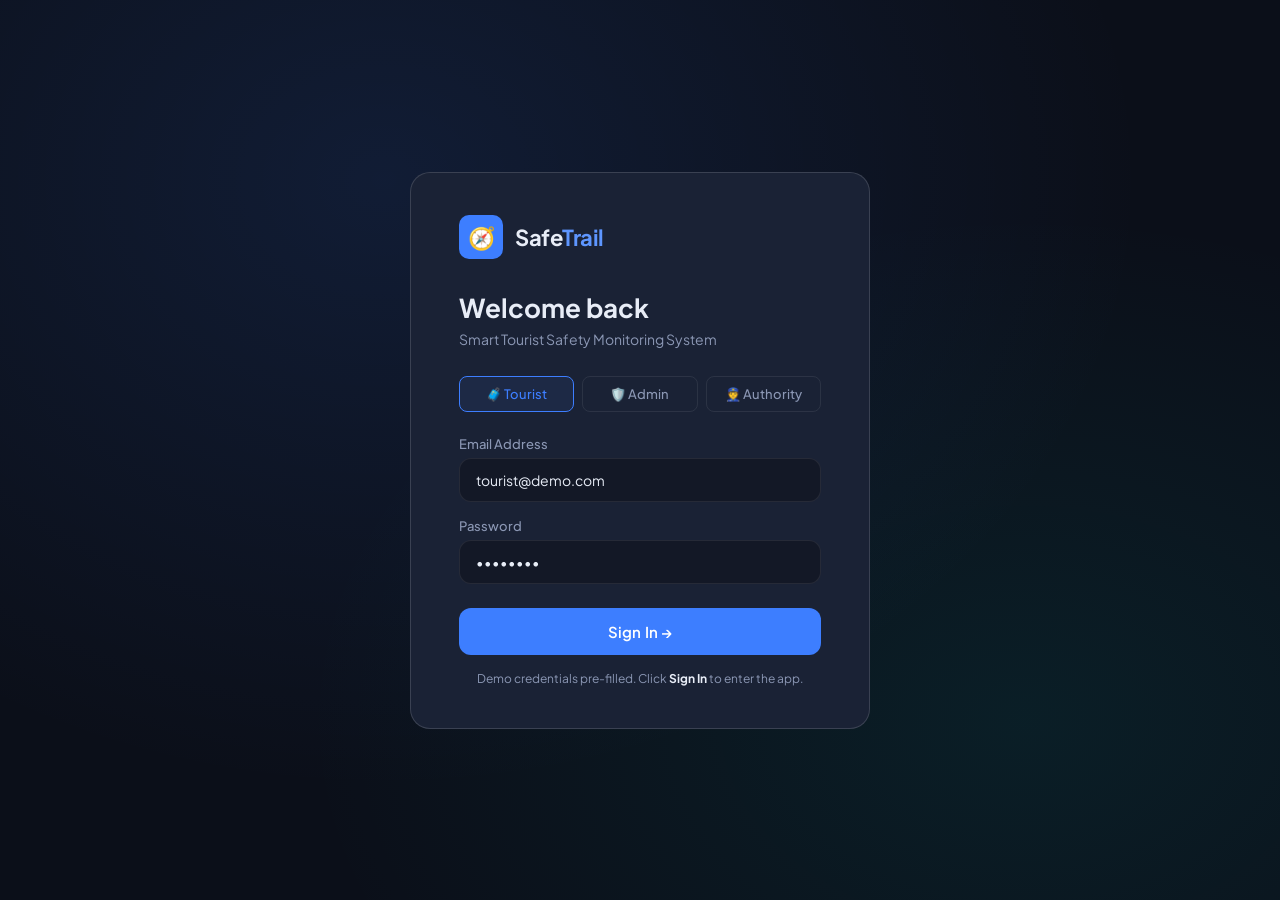
<file: index.html>
<!DOCTYPE html>
<html lang="en">
<head>
<meta charset="UTF-8"/>
<meta name="viewport" content="width=device-width, initial-scale=1.0"/>
<title>SafeTrail – Tourist Safety Monitoring System</title>
<link href="https://fonts.googleapis.com/css2?family=Plus+Jakarta+Sans:wght@400;500;600;700&family=Space+Grotesk:wght@400;500;600&display=swap" rel="stylesheet"/>
<style>
:root {
  --bg: #0b0f19;
  --surface: #131826;
  --card: #1a2235;
  --card2: #1f2a40;
  --border: rgba(255,255,255,0.08);
  --border2: rgba(255,255,255,0.14);
  --text: #e8edf7;
  --muted: #8b97b4;
  --accent: #3d7eff;
  --accent2: #5e96ff;
  --green: #22d98e;
  --red: #ff4f6a;
  --amber: #ffb547;
  --teal: #00d4c8;
  --purple: #9b6dff;
  --pink: #ff6bb0;
  --font: 'Plus Jakarta Sans', sans-serif;
  --mono: 'Space Grotesk', sans-serif;
  --radius: 12px;
  --r2: 20px;
}
* { margin:0; padding:0; box-sizing:border-box; }
body { font-family:var(--font); background:var(--bg); color:var(--text); min-height:100vh; overflow-x:hidden; }

/* ── Scrollbar ── */
::-webkit-scrollbar { width:5px; }
::-webkit-scrollbar-track { background:transparent; }
::-webkit-scrollbar-thumb { background:var(--border2); border-radius:4px; }

/* ── Login ── */
#login-screen {
  display:flex; align-items:center; justify-content:center;
  min-height:100vh;
  background: radial-gradient(ellipse at 30% 20%, rgba(61,126,255,0.12) 0%, transparent 60%),
              radial-gradient(ellipse at 80% 80%, rgba(0,212,200,0.08) 0%, transparent 50%), var(--bg);
}
.login-box {
  background:var(--card); border:1px solid var(--border2); border-radius:var(--r2);
  padding:42px 48px; width:460px; max-width:92vw;
}
.brand { display:flex; align-items:center; gap:12px; margin-bottom:32px; }
.brand-icon { width:44px; height:44px; background:var(--accent); border-radius:10px;
  display:flex; align-items:center; justify-content:center; font-size:22px; }
.brand-name { font-size:22px; font-weight:700; letter-spacing:-0.5px; }
.brand-name span { color:var(--accent2); }
.login-title { font-size:26px; font-weight:700; margin-bottom:6px; }
.login-sub { color:var(--muted); font-size:14px; margin-bottom:28px; }
.role-tabs { display:flex; gap:8px; margin-bottom:24px; }
.rtab { flex:1; padding:9px; text-align:center; border:1px solid var(--border); border-radius:8px;
  font-size:13px; font-weight:500; cursor:pointer; transition:.2s; color:var(--muted); }
.rtab.active { border-color:var(--accent); color:var(--accent); background:rgba(61,126,255,0.08); }
.field { margin-bottom:16px; }
.field label { display:block; font-size:13px; color:var(--muted); margin-bottom:6px; font-weight:500; }
.field input, .field select {
  width:100%; padding:12px 16px; background:var(--surface); border:1px solid var(--border);
  border-radius:var(--radius); color:var(--text); font-family:var(--font); font-size:14px;
  outline:none; transition:.2s;
}
.field input:focus, .field select:focus { border-color:var(--accent); }
.field select option { background:var(--surface); }
.btn-primary {
  width:100%; padding:14px; background:var(--accent); color:#fff; border:none;
  border-radius:var(--radius); font-size:15px; font-weight:600; cursor:pointer;
  transition:.15s; font-family:var(--font); margin-top:8px; letter-spacing:0.2px;
}
.btn-primary:hover { background:var(--accent2); transform:translateY(-1px); }
.demo-hint { font-size:12px; color:var(--muted); text-align:center; margin-top:16px; }
.demo-hint b { color:var(--text); }

/* ── App Shell ── */
#app { display:none; flex-direction:column; min-height:100vh; }

/* ── Top Navbar ── */
.navbar {
  background:var(--surface); border-bottom:1px solid var(--border);
  padding:0 24px; height:60px; display:flex; align-items:center; justify-content:space-between;
  position:sticky; top:0; z-index:200;
}
.nav-left { display:flex; align-items:center; gap:16px; }
.nav-brand { font-size:18px; font-weight:700; letter-spacing:-0.3px; }
.nav-brand span { color:var(--accent2); }
.page-title { font-size:14px; color:var(--muted); font-weight:500; }
.nav-right { display:flex; align-items:center; gap:12px; }
.nav-badge {
  padding:4px 12px; border-radius:20px; font-size:12px; font-weight:600;
  background:rgba(61,126,255,0.12); color:var(--accent2); border:1px solid rgba(61,126,255,0.25);
}
.nav-avatar {
  width:36px; height:36px; border-radius:50%; background:var(--accent);
  display:flex; align-items:center; justify-content:center; font-weight:700; font-size:14px;
  cursor:pointer; border:2px solid var(--border2);
}
.alert-bell {
  position:relative; width:36px; height:36px; border-radius:50%;
  background:var(--card); border:1px solid var(--border); display:flex; align-items:center;
  justify-content:center; cursor:pointer; font-size:16px;
}
.bell-dot {
  position:absolute; top:5px; right:5px; width:8px; height:8px;
  background:var(--red); border-radius:50%; border:2px solid var(--surface);
}

/* ── Main Layout ── */
.main-layout { display:flex; flex:1; }
.sidebar {
  width:220px; background:var(--surface); border-right:1px solid var(--border);
  padding:16px 0; display:flex; flex-direction:column; position:sticky; top:60px;
  height:calc(100vh - 60px); overflow-y:auto;
}
.nav-section { padding:8px 16px 4px; font-size:11px; font-weight:600; color:var(--muted); letter-spacing:1px; text-transform:uppercase; }
.nav-item {
  display:flex; align-items:center; gap:10px; padding:10px 18px; cursor:pointer;
  font-size:14px; font-weight:500; color:var(--muted); transition:.15s; border-left:3px solid transparent;
  margin-bottom:2px;
}
.nav-item:hover { color:var(--text); background:rgba(255,255,255,0.04); }
.nav-item.active { color:var(--accent2); border-left-color:var(--accent); background:rgba(61,126,255,0.08); }
.nav-item .ni-icon { font-size:17px; }
.nav-item .ni-badge {
  margin-left:auto; background:var(--red); color:#fff;
  font-size:11px; font-weight:700; padding:2px 7px; border-radius:10px;
}
.content { flex:1; padding:28px; overflow-y:auto; }

/* ── Page sections ── */
.page { display:none; }
.page.active { display:block; }
.page-header { margin-bottom:24px; }
.page-header h2 { font-size:24px; font-weight:700; margin-bottom:4px; }
.page-header p { color:var(--muted); font-size:14px; }

/* ── Stats Grid ── */
.stats-grid { display:grid; grid-template-columns:repeat(4,1fr); gap:16px; margin-bottom:28px; }
.stat-card {
  background:var(--card); border:1px solid var(--border); border-radius:var(--r2);
  padding:20px 22px;
}
.stat-card .sc-label { font-size:12px; color:var(--muted); font-weight:600; text-transform:uppercase; letter-spacing:.5px; margin-bottom:10px; display:flex; align-items:center; gap:6px; }
.stat-card .sc-value { font-size:30px; font-weight:700; letter-spacing:-1px; }
.stat-card .sc-sub { font-size:12px; color:var(--muted); margin-top:6px; }
.stat-card .sc-trend { font-size:12px; font-weight:600; }
.stat-card .sc-trend.up { color:var(--green); }
.stat-card .sc-trend.dn { color:var(--red); }

/* ── Cards ── */
.card {
  background:var(--card); border:1px solid var(--border); border-radius:var(--r2);
  padding:24px; margin-bottom:20px;
}
.card-header { display:flex; align-items:center; justify-content:space-between; margin-bottom:20px; }
.card-title { font-size:16px; font-weight:600; }
.card-sub { font-size:13px; color:var(--muted); margin-top:2px; }

/* ── Map ── */
.map-container {
  background:var(--card2); border:1px solid var(--border); border-radius:var(--r2);
  height:480px; position:relative; overflow:hidden; margin-bottom:20px;
}
.map-bg {
  width:100%; height:100%;
  background: radial-gradient(circle at 40% 35%, rgba(61,126,255,0.06) 0%, transparent 50%),
              radial-gradient(circle at 70% 65%, rgba(0,212,200,0.04) 0%, transparent 40%),
              repeating-linear-gradient(0deg, transparent, transparent 40px, rgba(255,255,255,0.02) 40px, rgba(255,255,255,0.02) 41px),
              repeating-linear-gradient(90deg, transparent, transparent 40px, rgba(255,255,255,0.02) 40px, rgba(255,255,255,0.02) 41px);
  position:absolute; inset:0;
}
.map-zone {
  position:absolute; border-radius:50%; display:flex; align-items:center; justify-content:center;
  font-size:11px; font-weight:600; text-align:center; cursor:pointer; transition:.2s;
  border:2px solid transparent;
}
.map-zone:hover { transform:scale(1.05); }
.zone-safe { background:rgba(34,217,142,0.12); border-color:rgba(34,217,142,0.4); color:var(--green); }
.zone-warn { background:rgba(255,181,71,0.12); border-color:rgba(255,181,71,0.4); color:var(--amber); }
.zone-danger { background:rgba(255,79,106,0.14); border-color:rgba(255,79,106,0.5); color:var(--red); }
.tourist-dot {
  position:absolute; width:14px; height:14px; border-radius:50%;
  background:var(--accent); border:3px solid white; cursor:pointer;
  box-shadow:0 0 0 0 rgba(61,126,255,0.5);
  animation:ping 2s infinite;
}
.tourist-dot.sos { background:var(--red); animation:ping-red 1s infinite; }
@keyframes ping {
  0%,100%{ box-shadow:0 0 0 0 rgba(61,126,255,0.5); }
  50%{ box-shadow:0 0 0 8px rgba(61,126,255,0); }
}
@keyframes ping-red {
  0%,100%{ box-shadow:0 0 0 0 rgba(255,79,106,0.7); }
  50%{ box-shadow:0 0 0 12px rgba(255,79,106,0); }
}
.map-legend {
  position:absolute; bottom:16px; left:16px; background:rgba(19,24,38,0.9);
  backdrop-filter:blur(8px); border:1px solid var(--border2); border-radius:10px;
  padding:12px 16px; font-size:12px;
}
.legend-item { display:flex; align-items:center; gap:8px; margin-bottom:6px; }
.legend-item:last-child { margin:0; }
.legend-dot { width:10px; height:10px; border-radius:50%; }
.map-controls {
  position:absolute; top:16px; right:16px; display:flex; flex-direction:column; gap:8px;
}
.map-btn {
  width:36px; height:36px; background:rgba(19,24,38,0.9); border:1px solid var(--border2);
  border-radius:8px; display:flex; align-items:center; justify-content:center;
  cursor:pointer; font-size:16px; color:var(--text); transition:.15s;
  backdrop-filter:blur(8px);
}
.map-btn:hover { background:var(--card); }
.map-popup {
  position:absolute; background:var(--card); border:1px solid var(--border2); border-radius:10px;
  padding:12px 14px; font-size:13px; min-width:160px; pointer-events:none;
  box-shadow:0 4px 20px rgba(0,0,0,0.4); display:none; z-index:10;
}
.map-popup.show { display:block; }

/* ── Tables ── */
.data-table { width:100%; border-collapse:collapse; font-size:14px; }
.data-table th { padding:10px 16px; text-align:left; font-size:12px; font-weight:600;
  color:var(--muted); text-transform:uppercase; letter-spacing:.5px; border-bottom:1px solid var(--border); }
.data-table td { padding:12px 16px; border-bottom:1px solid var(--border); }
.data-table tr:last-child td { border:none; }
.data-table tr:hover td { background:rgba(255,255,255,0.02); }
.status-pill {
  display:inline-flex; align-items:center; gap:5px; padding:3px 10px; border-radius:20px;
  font-size:12px; font-weight:600;
}
.status-pill::before { content:''; width:6px; height:6px; border-radius:50%; }
.pill-safe { background:rgba(34,217,142,0.12); color:var(--green); }
.pill-safe::before { background:var(--green); }
.pill-warn { background:rgba(255,181,71,0.12); color:var(--amber); }
.pill-warn::before { background:var(--amber); }
.pill-danger { background:rgba(255,79,106,0.12); color:var(--red); }
.pill-danger::before { background:var(--red); }
.pill-offline { background:rgba(139,151,180,0.12); color:var(--muted); }
.pill-offline::before { background:var(--muted); }
.pill-resolved { background:rgba(0,212,200,0.1); color:var(--teal); }
.pill-resolved::before { background:var(--teal); }

/* ── Alert Feed ── */
.alert-item {
  display:flex; align-items:flex-start; gap:12px; padding:14px 0;
  border-bottom:1px solid var(--border);
}
.alert-item:last-child { border:none; }
.alert-icon { width:38px; height:38px; border-radius:10px; display:flex; align-items:center;
  justify-content:center; font-size:18px; flex-shrink:0; }
.alert-sos { background:rgba(255,79,106,0.15); }
.alert-zone { background:rgba(255,181,71,0.15); }
.alert-move { background:rgba(155,109,255,0.15); }
.alert-ok { background:rgba(34,217,142,0.1); }
.alert-title { font-size:14px; font-weight:600; margin-bottom:3px; }
.alert-body { font-size:13px; color:var(--muted); }
.alert-time { font-size:12px; color:var(--muted); margin-left:auto; flex-shrink:0; }

/* ── SOS Panel ── */
.sos-card {
  background:linear-gradient(135deg,rgba(255,79,106,0.1),rgba(255,79,106,0.04));
  border:1px solid rgba(255,79,106,0.35); border-radius:var(--r2); padding:20px;
  margin-bottom:20px;
}
.sos-header { display:flex; align-items:center; gap:10px; margin-bottom:12px; }
.sos-dot { width:12px; height:12px; border-radius:50%; background:var(--red);
  animation:ping-red 1s infinite; }
.sos-title { font-size:16px; font-weight:700; color:var(--red); }

/* ── Charts ── */
.bar-wrap { display:flex; align-items:flex-end; gap:8px; height:100px; margin-top:12px; }
.bar-col { flex:1; display:flex; flex-direction:column; align-items:center; gap:4px; }
.bar { width:100%; border-radius:4px 4px 0 0; transition:.5s; min-height:4px; }
.bar-label { font-size:11px; color:var(--muted); }

/* ── Tourist View ── */
.tourist-hero {
  background: linear-gradient(135deg, rgba(61,126,255,0.12), rgba(0,212,200,0.06));
  border:1px solid rgba(61,126,255,0.2); border-radius:var(--r2); padding:28px;
  margin-bottom:20px; text-align:center;
}
.tourist-hero h3 { font-size:22px; font-weight:700; margin-bottom:6px; }
.tourist-hero p { color:var(--muted); font-size:14px; }
.sos-btn {
  display:inline-flex; align-items:center; gap:10px;
  background:var(--red); color:#fff; border:none; border-radius:var(--radius);
  padding:16px 36px; font-size:18px; font-weight:700; cursor:pointer; font-family:var(--font);
  margin-top:20px; transition:.2s; letter-spacing:0.5px;
}
.sos-btn:hover { background:#ff3355; transform:scale(1.03); }
.sos-btn.triggered { background:#8a1428; animation:none; }
.info-grid { display:grid; grid-template-columns:1fr 1fr; gap:14px; }
.info-tile {
  background:var(--card); border:1px solid var(--border); border-radius:var(--radius); padding:16px;
}
.info-tile .it-label { font-size:12px; color:var(--muted); font-weight:600; text-transform:uppercase; letter-spacing:.5px; margin-bottom:6px; }
.info-tile .it-value { font-size:15px; font-weight:600; }
.checkin-btn {
  background:rgba(34,217,142,0.12); color:var(--green); border:1px solid rgba(34,217,142,0.3);
  border-radius:var(--radius); padding:10px 20px; font-size:14px; font-weight:600;
  cursor:pointer; font-family:var(--font); width:100%; transition:.2s; margin-top:12px;
}
.checkin-btn:hover { background:rgba(34,217,142,0.2); }

/* ── Forms ── */
.form-row { display:grid; grid-template-columns:1fr 1fr; gap:14px; margin-bottom:14px; }
.form-field label { display:block; font-size:12px; color:var(--muted); font-weight:600;
  text-transform:uppercase; letter-spacing:.5px; margin-bottom:6px; }
.form-field input, .form-field select, .form-field textarea {
  width:100%; padding:11px 14px; background:var(--surface); border:1px solid var(--border);
  border-radius:8px; color:var(--text); font-family:var(--font); font-size:14px;
  outline:none; transition:.2s; resize:vertical;
}
.form-field input:focus, .form-field select:focus, .form-field textarea:focus { border-color:var(--accent); }
.btn-sm {
  padding:8px 18px; border-radius:8px; border:none; cursor:pointer; font-family:var(--font);
  font-size:13px; font-weight:600; transition:.15s;
}
.btn-danger { background:rgba(255,79,106,0.15); color:var(--red); border:1px solid rgba(255,79,106,0.3); }
.btn-success { background:rgba(34,217,142,0.12); color:var(--green); border:1px solid rgba(34,217,142,0.3); }
.btn-info { background:rgba(61,126,255,0.12); color:var(--accent2); border:1px solid rgba(61,126,255,0.25); }
.btn-sm:hover { opacity:.8; }

/* ── Notifications ── */
.notif {
  position:fixed; top:16px; right:16px; background:var(--card); border:1px solid var(--border2);
  border-radius:var(--radius); padding:14px 18px; min-width:300px; z-index:999;
  box-shadow:0 8px 32px rgba(0,0,0,0.5); transform:translateY(-80px); opacity:0;
  transition:.3s; display:flex; align-items:flex-start; gap:12px;
}
.notif.show { transform:translateY(0); opacity:1; }
.notif-icon { font-size:20px; }
.notif-text .nt-title { font-weight:600; font-size:14px; }
.notif-text .nt-body { font-size:13px; color:var(--muted); }

/* ── Grid helpers ── */
.grid-2 { display:grid; grid-template-columns:1fr 1fr; gap:20px; }
.grid-3 { display:grid; grid-template-columns:1fr 1fr 1fr; gap:20px; }

@media(max-width:900px) {
  .stats-grid { grid-template-columns:1fr 1fr; }
  .grid-2 { grid-template-columns:1fr; }
  .sidebar { display:none; }
}
</style>
</head>
<body>

<!-- ── LOGIN ── -->
<div id="login-screen">
  <div class="login-box">
    <div class="brand">
      <div class="brand-icon">🧭</div>
      <div class="brand-name">Safe<span>Trail</span></div>
    </div>
    <div class="login-title">Welcome back</div>
    <div class="login-sub">Smart Tourist Safety Monitoring System</div>
    <div class="role-tabs">
      <div class="rtab active" onclick="setRole('tourist')">🧳 Tourist</div>
      <div class="rtab" onclick="setRole('admin')">🛡️ Admin</div>
      <div class="rtab" onclick="setRole('police')">👮 Authority</div>
    </div>
    <div class="field">
      <label>Email Address</label>
      <input type="email" id="login-email" value="tourist@demo.com" placeholder="Enter email"/>
    </div>
    <div class="field">
      <label>Password</label>
      <input type="password" id="login-pass" value="demo1234" placeholder="Enter password"/>
    </div>
    <button class="btn-primary" onclick="login()">Sign In →</button>
    <div class="demo-hint">Demo credentials pre-filled. Click <b>Sign In</b> to enter the app.</div>
  </div>
</div>

<!-- ── NOTIFICATION TOAST ── -->
<div class="notif" id="notif">
  <div class="notif-icon" id="notif-icon">✅</div>
  <div class="notif-text">
    <div class="nt-title" id="notif-title">Alert</div>
    <div class="nt-body" id="notif-body">Message</div>
  </div>
</div>

<!-- ── APP SHELL ── -->
<div id="app">
  <!-- Navbar -->
  <nav class="navbar">
    <div class="nav-left">
      <div class="nav-brand">Safe<span>Trail</span></div>
      <div class="page-title" id="nav-page-title">Dashboard</div>
    </div>
    <div class="nav-right">
      <div class="nav-badge" id="role-badge">Admin</div>
      <div class="alert-bell" onclick="switchPage('alerts')">
        🔔<div class="bell-dot" id="bell-dot"></div>
      </div>
      <div class="nav-avatar" id="nav-avatar" title="Logout" onclick="logout()">A</div>
    </div>
  </nav>

  <div class="main-layout">
    <!-- Sidebar -->
    <aside class="sidebar" id="sidebar">
      <!-- Admin sidebar -->
      <div id="admin-nav">
        <div class="nav-section">Main</div>
        <div class="nav-item active" onclick="switchPage('dashboard')">
          <span class="ni-icon">📊</span> Dashboard
        </div>
        <div class="nav-item" onclick="switchPage('map')">
          <span class="ni-icon">🗺️</span> Live Map
        </div>
        <div class="nav-item" onclick="switchPage('alerts')">
          <span class="ni-icon">🚨</span> Alerts
          <span class="ni-badge" id="alert-count-badge">3</span>
        </div>
        <div class="nav-section">Management</div>
        <div class="nav-item" onclick="switchPage('tourists')">
          <span class="ni-icon">👥</span> Tourists
        </div>
        <div class="nav-item" onclick="switchPage('zones')">
          <span class="ni-icon">🏔️</span> Zones
        </div>
        <div class="nav-section">Reports</div>
        <div class="nav-item" onclick="switchPage('reports')">
          <span class="ni-icon">📈</span> Reports
        </div>
        <div class="nav-item" onclick="switchPage('settings')">
          <span class="ni-icon">⚙️</span> Settings
        </div>
      </div>
      <!-- Tourist sidebar -->
      <div id="tourist-nav" style="display:none">
        <div class="nav-section">Navigation</div>
        <div class="nav-item active" onclick="switchPage('tourist-home')">
          <span class="ni-icon">🏠</span> Home
        </div>
        <div class="nav-item" onclick="switchPage('tourist-map')">
          <span class="ni-icon">🗺️</span> My Location
        </div>
        <div class="nav-item" onclick="switchPage('tourist-alerts')">
          <span class="ni-icon">🔔</span> My Alerts
        </div>
        <div class="nav-item" onclick="switchPage('tourist-profile')">
          <span class="ni-icon">👤</span> Profile
        </div>
      </div>
    </aside>

    <!-- Content -->
    <main class="content">

      <!-- ── ADMIN DASHBOARD ── -->
      <section class="page active" id="page-dashboard">
        <div class="page-header">
          <h2>Dashboard Overview</h2>
          <p>Real-time monitoring of tourists and safety zones · Updated just now</p>
        </div>
        <!-- SOS Active -->
        <div class="sos-card">
          <div class="sos-header">
            <div class="sos-dot"></div>
            <div class="sos-title">⚠️ ACTIVE SOS — Riya Sharma · Marina Beach South</div>
          </div>
          <div style="font-size:13px;color:var(--muted);margin-bottom:12px;">Triggered 3 min ago · GPS: 13.0567°N, 80.2832°E · Battery: 18%</div>
          <div style="display:flex;gap:10px;">
            <button class="btn-sm btn-danger" onclick="respondSOS()">🚨 Dispatch Help</button>
            <button class="btn-sm btn-info" onclick="callTourist()">📞 Call Tourist</button>
            <button class="btn-sm btn-success" onclick="resolveSOS()">✅ Mark Resolved</button>
          </div>
        </div>
        <!-- Stats -->
        <div class="stats-grid">
          <div class="stat-card">
            <div class="sc-label">🧳 Active Tourists</div>
            <div class="sc-value" style="color:var(--accent2);">147</div>
            <div class="sc-sub"><span class="sc-trend up">↑12</span> from yesterday</div>
          </div>
          <div class="stat-card">
            <div class="sc-label">🚨 Active Alerts</div>
            <div class="sc-value" style="color:var(--red);">3</div>
            <div class="sc-sub"><span class="sc-trend dn">↑2</span> in last hour</div>
          </div>
          <div class="stat-card">
            <div class="sc-label">✅ Safe Zones</div>
            <div class="sc-value" style="color:var(--green);">8</div>
            <div class="sc-sub">of 12 zones active</div>
          </div>
          <div class="stat-card">
            <div class="sc-label">📍 SOS Today</div>
            <div class="sc-value" style="color:var(--amber);">5</div>
            <div class="sc-sub"><span class="sc-trend up">4 resolved</span></div>
          </div>
        </div>
        <!-- Two columns -->
        <div class="grid-2">
          <!-- Recent Alerts -->
          <div class="card">
            <div class="card-header">
              <div><div class="card-title">Recent Alerts</div><div class="card-sub">Latest safety events</div></div>
              <button class="btn-sm btn-info" onclick="switchPage('alerts')">View All</button>
            </div>
            <div id="alert-feed"></div>
          </div>
          <!-- Active Tourists Table -->
          <div class="card">
            <div class="card-header">
              <div><div class="card-title">Active Tourists</div><div class="card-sub">Currently tracked</div></div>
            </div>
            <table class="data-table">
              <thead><tr><th>Name</th><th>Zone</th><th>Status</th><th>Battery</th></tr></thead>
              <tbody id="tourist-mini-table"></tbody>
            </table>
          </div>
        </div>
        <!-- Alert Frequency Chart -->
        <div class="card">
          <div class="card-header">
            <div><div class="card-title">Alert Frequency (Last 7 Days)</div><div class="card-sub">SOS, zone violations, unusual movement</div></div>
          </div>
          <div class="bar-wrap" id="alert-chart"></div>
        </div>
      </section>

      <!-- ── LIVE MAP ── -->
      <section class="page" id="page-map">
        <div class="page-header">
          <h2>Live Map View</h2>
          <p>Real-time tourist locations and zone status · Chennai region</p>
        </div>
        <div class="map-container" id="admin-map">
          <div class="map-bg"></div>
          <!-- Zones -->
          <div class="map-zone zone-safe" style="left:15%;top:12%;width:180px;height:130px;" onclick="showZoneInfo('Marina Beach','safe',58)">Marina Beach<br><small>58 tourists · Safe</small></div>
          <div class="map-zone zone-safe" style="left:55%;top:8%;width:140px;height:110px;" onclick="showZoneInfo('Kapaleeshwarar','safe',23)">Kapaleeshwarar<br><small>23 tourists · Safe</small></div>
          <div class="map-zone zone-warn" style="left:65%;top:48%;width:150px;height:120px;" onclick="showZoneInfo('Old Market Area','warning',12)">Old Market<br><small>12 tourists · Caution</small></div>
          <div class="map-zone zone-danger" style="left:25%;top:60%;width:130px;height:100px;" onclick="showZoneInfo('Industrial Port','danger',3)">Industrial Port<br><small>3 tourists · Danger</small></div>
          <div class="map-zone zone-safe" style="left:38%;top:28%;width:120px;height:90px;" onclick="showZoneInfo('Fort St. George','safe',31)">Fort St. George<br><small>31 tourists · Safe</small></div>
          <!-- Tourist dots -->
          <div class="tourist-dot" style="left:22%;top:22%;" title="Arjun K." onclick="showTouristInfo('Arjun K.','Marina Beach','safe')"></div>
          <div class="tourist-dot" style="left:30%;top:18%;" title="Priya R." onclick="showTouristInfo('Priya R.','Marina Beach','safe')"></div>
          <div class="tourist-dot sos" style="left:34%;top:72%;" title="Riya S. - SOS!" onclick="showTouristInfo('Riya S.','Industrial Port','sos')"></div>
          <div class="tourist-dot" style="left:60%;top:16%;" title="Vikram N." onclick="showTouristInfo('Vikram N.','Kapaleeshwarar','safe')"></div>
          <div class="tourist-dot" style="left:70%;top:55%;" title="Meera P." onclick="showTouristInfo('Meera P.','Old Market','warning')"></div>
          <div class="tourist-dot" style="left:42%;top:33%;" title="Kiran A." onclick="showTouristInfo('Kiran A.','Fort St. George','safe')"></div>
          <!-- Popup -->
          <div class="map-popup" id="map-popup"></div>
          <!-- Legend -->
          <div class="map-legend">
            <div class="legend-item"><div class="legend-dot" style="background:var(--green)"></div>Safe zone</div>
            <div class="legend-item"><div class="legend-dot" style="background:var(--amber)"></div>Caution zone</div>
            <div class="legend-item"><div class="legend-dot" style="background:var(--red)"></div>Danger zone</div>
            <div class="legend-item"><div class="legend-dot" style="background:var(--accent)"></div>Tourist</div>
            <div class="legend-item"><div class="legend-dot" style="background:var(--red);animation:ping-red 1s infinite"></div>SOS active</div>
          </div>
          <!-- Controls -->
          <div class="map-controls">
            <div class="map-btn" title="Zoom in">+</div>
            <div class="map-btn" title="Zoom out">−</div>
            <div class="map-btn" title="Center">⊙</div>
            <div class="map-btn" title="Refresh" onclick="showNotif('🗺️','Map refreshed','All tourist positions updated')">↺</div>
          </div>
        </div>
        <div class="card">
          <div class="card-header"><div class="card-title">Zone Summary</div></div>
          <table class="data-table">
            <thead><tr><th>Zone</th><th>Tourists</th><th>Risk Level</th><th>Last Alert</th><th>Action</th></tr></thead>
            <tbody>
              <tr><td>Marina Beach</td><td>58</td><td><span class="status-pill pill-safe">Safe</span></td><td>2h ago</td><td><button class="btn-sm btn-info">Details</button></td></tr>
              <tr><td>Kapaleeshwarar Temple</td><td>23</td><td><span class="status-pill pill-safe">Safe</span></td><td>5h ago</td><td><button class="btn-sm btn-info">Details</button></td></tr>
              <tr><td>Old Market Area</td><td>12</td><td><span class="status-pill pill-warn">Warning</span></td><td>40m ago</td><td><button class="btn-sm btn-danger">Alert</button></td></tr>
              <tr><td>Industrial Port</td><td>3</td><td><span class="status-pill pill-danger">Danger</span></td><td>3m ago</td><td><button class="btn-sm btn-danger">SOS Active</button></td></tr>
              <tr><td>Fort St. George</td><td>31</td><td><span class="status-pill pill-safe">Safe</span></td><td>1h ago</td><td><button class="btn-sm btn-info">Details</button></td></tr>
            </tbody>
          </table>
        </div>
      </section>

      <!-- ── ALERTS ── -->
      <section class="page" id="page-alerts">
        <div class="page-header">
          <h2>Alert Management</h2>
          <p>All safety alerts and SOS signals · Respond and resolve</p>
        </div>
        <div class="grid-2" style="margin-bottom:20px;">
          <div class="stat-card"><div class="sc-label">🔴 SOS Active</div><div class="sc-value" style="color:var(--red)">1</div></div>
          <div class="stat-card"><div class="sc-label">🟡 Warnings</div><div class="sc-value" style="color:var(--amber)">2</div></div>
        </div>
        <div class="card">
          <div class="card-header"><div class="card-title">All Alerts</div></div>
          <table class="data-table" id="full-alert-table">
            <thead><tr><th>Time</th><th>Tourist</th><th>Type</th><th>Location</th><th>Status</th><th>Action</th></tr></thead>
            <tbody id="full-alert-tbody"></tbody>
          </table>
        </div>
      </section>

      <!-- ── TOURISTS ── -->
      <section class="page" id="page-tourists">
        <div class="page-header">
          <h2>Tourist Management</h2>
          <p>All registered tourists · Track, manage and communicate</p>
        </div>
        <div class="card" style="margin-bottom:20px;">
          <div class="card-header"><div class="card-title">Add New Tourist</div></div>
          <div class="form-row">
            <div class="form-field"><label>Full Name</label><input type="text" placeholder="e.g. Rahul Kumar"/></div>
            <div class="form-field"><label>Phone Number</label><input type="text" placeholder="+91 98765 43210"/></div>
          </div>
          <div class="form-row">
            <div class="form-field"><label>Email</label><input type="email" placeholder="rahul@email.com"/></div>
            <div class="form-field"><label>Nationality</label><input type="text" placeholder="Indian"/></div>
          </div>
          <div class="form-row">
            <div class="form-field"><label>Emergency Contact</label><input type="text" placeholder="+91 98765 11111"/></div>
            <div class="form-field"><label>Assigned Zone</label>
              <select><option>Marina Beach</option><option>Kapaleeshwarar Temple</option><option>Fort St. George</option><option>Old Market</option></select>
            </div>
          </div>
          <button class="btn-sm btn-success" onclick="showNotif('✅','Tourist Registered','New tourist added & tracking enabled')">Register Tourist</button>
        </div>
        <div class="card">
          <div class="card-header"><div class="card-title">Registered Tourists</div></div>
          <table class="data-table">
            <thead><tr><th>ID</th><th>Name</th><th>Phone</th><th>Zone</th><th>Status</th><th>Last Seen</th><th>Actions</th></tr></thead>
            <tbody id="full-tourist-table"></tbody>
          </table>
        </div>
      </section>

      <!-- ── ZONES ── -->
      <section class="page" id="page-zones">
        <div class="page-header"><h2>Zone Management</h2><p>Configure safe, warning, and danger zones</p></div>
        <div class="card">
          <div class="card-header"><div class="card-title">Add / Edit Zone</div></div>
          <div class="form-row">
            <div class="form-field"><label>Zone Name</label><input type="text" placeholder="e.g. North Beach"/></div>
            <div class="form-field"><label>Risk Level</label>
              <select><option>Safe</option><option>Warning</option><option>Danger</option></select></div>
          </div>
          <div class="form-row">
            <div class="form-field"><label>GPS Latitude</label><input type="text" placeholder="13.0567"/></div>
            <div class="form-field"><label>GPS Longitude</label><input type="text" placeholder="80.2832"/></div>
          </div>
          <div class="form-row">
            <div class="form-field"><label>Radius (meters)</label><input type="number" placeholder="500"/></div>
            <div class="form-field"><label>Max Capacity</label><input type="number" placeholder="100"/></div>
          </div>
          <button class="btn-sm btn-success" onclick="showNotif('✅','Zone Saved','Zone boundaries updated on live map')">Save Zone</button>
        </div>
        <div class="card">
          <div class="card-header"><div class="card-title">Zone List</div></div>
          <table class="data-table">
            <thead><tr><th>Zone Name</th><th>Risk</th><th>Tourists</th><th>Radius</th><th>Coordinates</th><th>Status</th></tr></thead>
            <tbody>
              <tr><td>Marina Beach</td><td><span class="status-pill pill-safe">Safe</span></td><td>58</td><td>800m</td><td>13.0567°N 80.2832°E</td><td><span class="status-pill pill-safe">Active</span></td></tr>
              <tr><td>Kapaleeshwarar Temple</td><td><span class="status-pill pill-safe">Safe</span></td><td>23</td><td>300m</td><td>13.0337°N 80.2699°E</td><td><span class="status-pill pill-safe">Active</span></td></tr>
              <tr><td>Old Market Area</td><td><span class="status-pill pill-warn">Warning</span></td><td>12</td><td>500m</td><td>13.0822°N 80.2785°E</td><td><span class="status-pill pill-safe">Active</span></td></tr>
              <tr><td>Industrial Port</td><td><span class="status-pill pill-danger">Danger</span></td><td>3</td><td>1200m</td><td>13.0950°N 80.2927°E</td><td><span class="status-pill pill-warn">Restricted</span></td></tr>
              <tr><td>Fort St. George</td><td><span class="status-pill pill-safe">Safe</span></td><td>31</td><td>400m</td><td>13.0802°N 80.2885°E</td><td><span class="status-pill pill-safe">Active</span></td></tr>
            </tbody>
          </table>
        </div>
      </section>

      <!-- ── REPORTS ── -->
      <section class="page" id="page-reports">
        <div class="page-header"><h2>Reports & Analytics</h2><p>Safety trends and incident analysis</p></div>
        <div class="stats-grid">
          <div class="stat-card"><div class="sc-label">📅 This Month</div><div class="sc-value" style="color:var(--accent2)">1,240</div><div class="sc-sub">Tourists tracked</div></div>
          <div class="stat-card"><div class="sc-label">🚨 Total SOS</div><div class="sc-value" style="color:var(--red)">23</div><div class="sc-sub"><span class="sc-trend up">21 resolved</span></div></div>
          <div class="stat-card"><div class="sc-label">⚠️ Zone Violations</div><div class="sc-value" style="color:var(--amber)">67</div><div class="sc-sub">This month</div></div>
          <div class="stat-card"><div class="sc-label">⏱️ Avg Response</div><div class="sc-value" style="color:var(--green)">4.2m</div><div class="sc-sub">SOS response time</div></div>
        </div>
        <div class="grid-2">
          <div class="card">
            <div class="card-header"><div class="card-title">SOS by Zone (This Month)</div></div>
            <div class="bar-wrap" id="report-chart-1"></div>
            <div style="font-size:12px;color:var(--muted);margin-top:8px;text-align:center">Zone</div>
          </div>
          <div class="card">
            <div class="card-header"><div class="card-title">Alert Types Distribution</div></div>
            <div style="margin-top:12px;">
              <div style="display:flex;justify-content:space-between;margin-bottom:8px;font-size:14px;">
                <span>SOS Emergency</span><span style="color:var(--red);font-weight:600">32%</span>
              </div>
              <div style="height:8px;background:var(--surface);border-radius:4px;margin-bottom:14px;">
                <div style="width:32%;height:100%;background:var(--red);border-radius:4px;"></div>
              </div>
              <div style="display:flex;justify-content:space-between;margin-bottom:8px;font-size:14px;">
                <span>Zone Violation</span><span style="color:var(--amber);font-weight:600">45%</span>
              </div>
              <div style="height:8px;background:var(--surface);border-radius:4px;margin-bottom:14px;">
                <div style="width:45%;height:100%;background:var(--amber);border-radius:4px;"></div>
              </div>
              <div style="display:flex;justify-content:space-between;margin-bottom:8px;font-size:14px;">
                <span>Unusual Movement</span><span style="color:var(--purple);font-weight:600">23%</span>
              </div>
              <div style="height:8px;background:var(--surface);border-radius:4px;">
                <div style="width:23%;height:100%;background:var(--purple);border-radius:4px;"></div>
              </div>
            </div>
          </div>
        </div>
      </section>

      <!-- ── SETTINGS ── -->
      <section class="page" id="page-settings">
        <div class="page-header"><h2>System Settings</h2><p>Configure alerts, SMS, email and AI detection</p></div>
        <div class="grid-2">
          <div class="card">
            <div class="card-header"><div class="card-title">Alert Configuration</div></div>
            <div class="form-field" style="margin-bottom:12px;"><label>SMS API Provider</label>
              <select><option>Twilio (Active)</option><option>MSG91</option><option>TextLocal</option></select></div>
            <div class="form-field" style="margin-bottom:12px;"><label>SMS Sender ID</label>
              <input type="text" value="SAFETR"/></div>
            <div class="form-field" style="margin-bottom:12px;"><label>Emergency Email</label>
              <input type="email" value="emergency@safetrail.com"/></div>
            <div class="form-field" style="margin-bottom:16px;"><label>SOS Response Time (min)</label>
              <input type="number" value="5"/></div>
            <button class="btn-sm btn-success" onclick="showNotif('✅','Settings Saved','Alert configuration updated')">Save Settings</button>
          </div>
          <div class="card">
            <div class="card-header"><div class="card-title">AI Detection Settings</div></div>
            <div style="display:flex;flex-direction:column;gap:14px;">
              <label style="display:flex;align-items:center;gap:12px;cursor:pointer;font-size:14px;">
                <input type="checkbox" checked style="width:16px;height:16px;"> Anomaly Detection (ML)
              </label>
              <label style="display:flex;align-items:center;gap:12px;cursor:pointer;font-size:14px;">
                <input type="checkbox" checked style="width:16px;height:16px;"> Unusual Movement Detection
              </label>
              <label style="display:flex;align-items:center;gap:12px;cursor:pointer;font-size:14px;">
                <input type="checkbox" checked style="width:16px;height:16px;"> Zone Boundary Alerts
              </label>
              <label style="display:flex;align-items:center;gap:12px;cursor:pointer;font-size:14px;">
                <input type="checkbox" style="width:16px;height:16px;"> Crowd Density Warning
              </label>
              <div class="form-field"><label>Detection Sensitivity</label>
                <select><option>High (Recommended)</option><option>Medium</option><option>Low</option></select></div>
            </div>
          </div>
        </div>
        <div class="card">
          <div class="card-header"><div class="card-title">Database Connection (MySQL)</div></div>
          <div class="form-row">
            <div class="form-field"><label>Host</label><input type="text" value="localhost"/></div>
            <div class="form-field"><label>Port</label><input type="text" value="3306"/></div>
          </div>
          <div class="form-row">
            <div class="form-field"><label>Database Name</label><input type="text" value="safetrail_db"/></div>
            <div class="form-field"><label>Username</label><input type="text" value="safetrail_user"/></div>
          </div>
          <button class="btn-sm btn-info" onclick="showNotif('🔌','Connected','MySQL database connection successful')">Test Connection</button>
        </div>
      </section>

      <!-- ── TOURIST HOME ── -->
      <section class="page" id="page-tourist-home">
        <div class="page-header"><h2>My Safety Dashboard</h2><p>Stay safe · Track your location · Get alerts</p></div>
        <div class="tourist-hero">
          <div style="font-size:48px;margin-bottom:8px;">🧳</div>
          <h3>Hello, Arjun Kumar!</h3>
          <p>You are currently in <b style="color:var(--green);">Marina Beach (Safe Zone)</b><br>
          Your location is being monitored by the safety team.</p>
          <button class="sos-btn" id="tourist-sos-btn" onclick="triggerSOS()">🆘 SOS EMERGENCY</button>
        </div>
        <div class="info-grid">
          <div class="info-tile">
            <div class="it-label">📍 Current Location</div>
            <div class="it-value" style="color:var(--accent2)">Marina Beach North</div>
            <div style="font-size:12px;color:var(--muted);margin-top:4px;">13.0567°N, 80.2832°E</div>
          </div>
          <div class="info-tile">
            <div class="it-label">🛡️ Zone Status</div>
            <div class="it-value" style="color:var(--green)">Safe Zone</div>
            <div style="font-size:12px;color:var(--muted);margin-top:4px;">No active warnings</div>
          </div>
          <div class="info-tile">
            <div class="it-label">🔋 Device Battery</div>
            <div class="it-value" style="color:var(--amber)">72%</div>
            <div style="font-size:12px;color:var(--muted);margin-top:4px;">Est. 14h remaining</div>
          </div>
          <div class="info-tile">
            <div class="it-label">📶 Signal Strength</div>
            <div class="it-value" style="color:var(--green)">Strong (4G)</div>
            <div style="font-size:12px;color:var(--muted);margin-top:4px;">GPS locked</div>
          </div>
        </div>
        <button class="checkin-btn" onclick="checkIn()">✅ Check In (Safe & Well)</button>
        <div class="card" style="margin-top:20px;">
          <div class="card-header"><div class="card-title">Nearby Alerts</div></div>
          <div class="alert-item">
            <div class="alert-icon alert-zone">⚠️</div>
            <div>
              <div class="alert-title">Old Market Area – High Crowd</div>
              <div class="alert-body">Avoid Old Market between 4pm–8pm today due to heavy crowd density</div>
            </div>
            <div class="alert-time">1h ago</div>
          </div>
          <div class="alert-item">
            <div class="alert-icon alert-ok">✅</div>
            <div>
              <div class="alert-title">Marina Beach – All Clear</div>
              <div class="alert-body">Beach area is safe. Weather is good. Enjoy your visit!</div>
            </div>
            <div class="alert-time">3h ago</div>
          </div>
        </div>
        <div class="card">
          <div class="card-header"><div class="card-title">Emergency Contacts</div></div>
          <div style="display:flex;flex-direction:column;gap:10px;font-size:14px;">
            <div style="display:flex;justify-content:space-between;align-items:center;">
              <span>👮 Police Emergency</span>
              <a href="tel:100" style="color:var(--accent2);text-decoration:none;font-weight:600;">📞 100</a>
            </div>
            <div style="display:flex;justify-content:space-between;align-items:center;">
              <span>🚑 Ambulance</span>
              <a href="tel:108" style="color:var(--accent2);text-decoration:none;font-weight:600;">📞 108</a>
            </div>
            <div style="display:flex;justify-content:space-between;align-items:center;">
              <span>🏥 Tourist Helpline</span>
              <a href="tel:1800123" style="color:var(--accent2);text-decoration:none;font-weight:600;">📞 1800-123-4567</a>
            </div>
            <div style="display:flex;justify-content:space-between;align-items:center;">
              <span>🧭 SafeTrail Control Room</span>
              <a href="tel:9876543210" style="color:var(--accent2);text-decoration:none;font-weight:600;">📞 +91 98765 43210</a>
            </div>
          </div>
        </div>
      </section>

      <!-- ── TOURIST MAP ── -->
      <section class="page" id="page-tourist-map">
        <div class="page-header"><h2>My Location</h2><p>Live GPS tracking · Share your location with safety team</p></div>
        <div class="map-container">
          <div class="map-bg"></div>
          <div class="map-zone zone-safe" style="left:20%;top:15%;width:200px;height:150px;">Marina Beach<br><small>You are here · Safe</small></div>
          <div class="map-zone zone-warn" style="left:55%;top:50%;width:150px;height:110px;">Old Market<br><small>Caution – Avoid</small></div>
          <div class="tourist-dot" style="left:32%;top:28%;" title="You" onclick="showNotif('📍','Your Location','Marina Beach North · Safe Zone · GPS accuracy: 5m')"></div>
          <div class="map-legend">
            <div class="legend-item"><div class="legend-dot" style="background:var(--accent)"></div>You are here</div>
            <div class="legend-item"><div class="legend-dot" style="background:var(--green)"></div>Safe zone</div>
            <div class="legend-item"><div class="legend-dot" style="background:var(--amber)"></div>Caution zone</div>
          </div>
          <div class="map-controls">
            <div class="map-btn">+</div>
            <div class="map-btn">−</div>
            <div class="map-btn" onclick="showNotif('📡','GPS Updated','Location accuracy: 3 meters · 4G signal')">⊙</div>
          </div>
        </div>
        <div class="card">
          <div class="it-label" style="font-size:12px;color:var(--muted);margin-bottom:8px;">GPS COORDINATES</div>
          <div style="font-family:var(--mono);font-size:18px;color:var(--accent2);">13.0567°N, 80.2832°E</div>
          <div style="font-size:13px;color:var(--muted);margin-top:4px;">Last updated: just now · Accuracy: 3m · Zone: Marina Beach</div>
          <button class="checkin-btn" onclick="showNotif('📍','Location Shared','Your location sent to SafeTrail control room')">📤 Share Location</button>
        </div>
      </section>

      <!-- ── TOURIST ALERTS ── -->
      <section class="page" id="page-tourist-alerts">
        <div class="page-header"><h2>My Alerts</h2><p>Safety notifications for your area</p></div>
        <div class="card" id="tourist-alert-feed"></div>
      </section>

      <!-- ── TOURIST PROFILE ── -->
      <section class="page" id="page-tourist-profile">
        <div class="page-header"><h2>My Profile</h2><p>Personal info & emergency contacts</p></div>
        <div class="card">
          <div class="card-header"><div class="card-title">Personal Information</div></div>
          <div class="form-row">
            <div class="form-field"><label>Full Name</label><input type="text" value="Arjun Kumar"/></div>
            <div class="form-field"><label>Phone</label><input type="text" value="+91 98765 43210"/></div>
          </div>
          <div class="form-row">
            <div class="form-field"><label>Email</label><input type="email" value="arjun@email.com"/></div>
            <div class="form-field"><label>Nationality</label><input type="text" value="Indian"/></div>
          </div>
          <div class="form-row">
            <div class="form-field"><label>Emergency Contact</label><input type="text" value="+91 98765 11111"/></div>
            <div class="form-field"><label>Blood Group</label><input type="text" value="O+"/></div>
          </div>
          <div class="form-field" style="margin-bottom:14px;"><label>Medical Notes (optional)</label>
            <textarea rows="3" placeholder="Any allergies or medical conditions..."></textarea>
          </div>
          <button class="btn-sm btn-success" onclick="showNotif('✅','Profile Updated','Your emergency profile saved securely')">Save Profile</button>
        </div>
      </section>

    </main>
  </div>
</div>

<script>
// ── State ──
let currentRole = 'tourist';
let currentPage = '';
let sosFired = false;

const tourists = [
  {id:'T001',name:'Arjun Kumar',phone:'+91 98765 43210',zone:'Marina Beach',status:'safe',battery:72,lastSeen:'2m ago'},
  {id:'T002',name:'Priya Reddy',phone:'+91 98765 00001',zone:'Marina Beach',status:'safe',battery:61,lastSeen:'5m ago'},
  {id:'T003',name:'Riya Sharma',phone:'+91 98765 00002',zone:'Industrial Port',status:'sos',battery:18,lastSeen:'3m ago'},
  {id:'T004',name:'Vikram Nair',phone:'+91 98765 00003',zone:'Kapaleeshwarar',status:'safe',battery:88,lastSeen:'1m ago'},
  {id:'T005',name:'Meera Pillai',phone:'+91 98765 00004',zone:'Old Market',status:'warn',battery:45,lastSeen:'8m ago'},
  {id:'T006',name:'Kiran Anand',phone:'+91 98765 00005',zone:'Fort St. George',status:'safe',battery:93,lastSeen:'just now'},
  {id:'T007',name:'Deepa Venkat',phone:'+91 98765 00006',zone:'Marina Beach',status:'offline',battery:0,lastSeen:'2h ago'},
];

const alerts = [
  {time:'3m ago',tourist:'Riya Sharma',type:'SOS',loc:'Industrial Port',status:'active',icon:'🆘',cls:'alert-sos'},
  {time:'40m ago',tourist:'Meera Pillai',type:'Zone Violation',loc:'Old Market',status:'open',icon:'⚠️',cls:'alert-zone'},
  {time:'1h ago',tourist:'Deepa Venkat',type:'Unusual Movement',loc:'Marina Beach',status:'open',icon:'🔮',cls:'alert-move'},
  {time:'2h ago',tourist:'Arjun Kumar',type:'Zone Boundary',loc:'Fort St. George',status:'resolved',icon:'✅',cls:'alert-ok'},
  {time:'3h ago',tourist:'Vikram Nair',type:'Low Battery',loc:'Kapaleeshwarar',status:'resolved',icon:'🔋',cls:'alert-ok'},
  {time:'5h ago',tourist:'Priya Reddy',type:'SOS (Resolved)',loc:'Marina Beach',status:'resolved',icon:'✅',cls:'alert-ok'},
];

const chartData = [4,7,5,12,8,9,14];
const chartDays = ['Mon','Tue','Wed','Thu','Fri','Sat','Sun'];

// ── Role Tab ──
function setRole(r) {
  currentRole = r;
  document.querySelectorAll('.rtab').forEach((t,i)=>{
    t.classList.remove('active');
    if(['tourist','admin','police'][i]===r) t.classList.add('active');
  });
  const emails = {tourist:'tourist@demo.com',admin:'admin@demo.com',police:'police@demo.com'};
  document.getElementById('login-email').value = emails[r];
}

// ── Login ──
function login() {
  const email = document.getElementById('login-email').value;
  const pass = document.getElementById('login-pass').value;
  if(!email || !pass) return showNotif('❌','Error','Please fill in all fields');
  document.getElementById('login-screen').style.display='none';
  document.getElementById('app').style.display='flex';
  setupRole(currentRole);
  buildData();
  // Simulate SOS ping after 4s
  setTimeout(()=>{showNotif('🆘','SOS ALERT','Riya Sharma triggered SOS at Industrial Port!');},4000);
}

function logout() {
  document.getElementById('app').style.display='none';
  document.getElementById('login-screen').style.display='flex';
}

function setupRole(role) {
  const labels = {tourist:'Tourist',admin:'Admin',police:'Authority'};
  const pages = {tourist:'tourist-home',admin:'dashboard',police:'dashboard'};
  const initials = {tourist:'A',admin:'AD',police:'P'};
  document.getElementById('role-badge').textContent = labels[role];
  document.getElementById('nav-avatar').textContent = initials[role];
  document.getElementById('admin-nav').style.display = role==='tourist'?'none':'block';
  document.getElementById('tourist-nav').style.display = role==='tourist'?'block':'none';
  switchPage(pages[role]);
}

// ── Page Switch ──
function switchPage(id) {
  document.querySelectorAll('.page').forEach(p=>p.classList.remove('active'));
  document.querySelectorAll('.nav-item').forEach(i=>i.classList.remove('active'));
  const pg = document.getElementById('page-'+id);
  if(pg) pg.classList.add('active');
  const titles = {
    dashboard:'Dashboard',map:'Live Map',alerts:'Alerts',tourists:'Tourists',
    zones:'Zones',reports:'Reports',settings:'Settings',
    'tourist-home':'Home','tourist-map':'My Location',
    'tourist-alerts':'My Alerts','tourist-profile':'Profile'
  };
  document.getElementById('nav-page-title').textContent = titles[id]||id;
  // Highlight nav
  document.querySelectorAll('.nav-item').forEach(ni=>{
    if(ni.textContent.trim().toLowerCase().includes((titles[id]||id).toLowerCase())) ni.classList.add('active');
  });
  currentPage = id;
}

// ── Build Data ──
function buildData() {
  buildAlertFeed();
  buildTouristMiniTable();
  buildFullAlertTable();
  buildFullTouristTable();
  buildCharts();
  buildTouristAlertFeed();
}

function buildAlertFeed() {
  const el = document.getElementById('alert-feed');
  if(!el) return;
  el.innerHTML = alerts.slice(0,4).map(a=>`
    <div class="alert-item">
      <div class="alert-icon ${a.cls}">${a.icon}</div>
      <div>
        <div class="alert-title">${a.tourist} · ${a.type}</div>
        <div class="alert-body">${a.loc}</div>
      </div>
      <div class="alert-time">${a.time}</div>
    </div>`).join('');
}

function buildTouristMiniTable() {
  const el = document.getElementById('tourist-mini-table');
  if(!el) return;
  el.innerHTML = tourists.slice(0,5).map(t=>{
    const pill = t.status==='safe'?'pill-safe':t.status==='sos'?'pill-danger':t.status==='warn'?'pill-warn':'pill-offline';
    const label = t.status==='safe'?'Safe':t.status==='sos'?'SOS!':t.status==='warn'?'Warning':'Offline';
    const batColor = t.battery>60?'var(--green)':t.battery>30?'var(--amber)':'var(--red)';
    return `<tr><td>${t.name}</td><td>${t.zone}</td>
      <td><span class="status-pill ${pill}">${label}</span></td>
      <td style="color:${batColor};font-weight:600">${t.battery}%</td></tr>`;
  }).join('');
}

function buildFullAlertTable() {
  const el = document.getElementById('full-alert-tbody');
  if(!el) return;
  el.innerHTML = alerts.map(a=>{
    const pill = a.status==='active'?'pill-danger':a.status==='open'?'pill-warn':'pill-resolved';
    const label = a.status==='active'?'Active':a.status==='open'?'Open':'Resolved';
    return `<tr>
      <td>${a.time}</td><td>${a.tourist}</td>
      <td>${a.icon} ${a.type}</td><td>${a.loc}</td>
      <td><span class="status-pill ${pill}">${label}</span></td>
      <td><button class="btn-sm ${a.status==='resolved'?'btn-info':'btn-danger'}"
        onclick="showNotif('✅','Alert Handled','Status updated')">
        ${a.status==='resolved'?'View':'Respond'}</button></td></tr>`;
  }).join('');
}

function buildFullTouristTable() {
  const el = document.getElementById('full-tourist-table');
  if(!el) return;
  el.innerHTML = tourists.map(t=>{
    const pill = t.status==='safe'?'pill-safe':t.status==='sos'?'pill-danger':t.status==='warn'?'pill-warn':'pill-offline';
    const label = t.status==='safe'?'Active':t.status==='sos'?'SOS Active':t.status==='warn'?'Warning':'Offline';
    return `<tr>
      <td style="font-family:var(--mono);font-size:12px;color:var(--muted)">${t.id}</td>
      <td>${t.name}</td><td>${t.phone}</td><td>${t.zone}</td>
      <td><span class="status-pill ${pill}">${label}</span></td>
      <td>${t.lastSeen}</td>
      <td style="display:flex;gap:6px;">
        <button class="btn-sm btn-info" onclick="showNotif('📍','Tracking','Viewing ${t.name} location')">Track</button>
        <button class="btn-sm btn-danger" onclick="showNotif('📞','Calling','Contacting ${t.name}')">Call</button>
      </td></tr>`;
  }).join('');
}

function buildCharts() {
  const el = document.getElementById('alert-chart');
  if(!el) return;
  const max = Math.max(...chartData);
  el.innerHTML = chartData.map((v,i)=>`
    <div class="bar-col">
      <div class="bar" style="height:${Math.round((v/max)*90)}px;background:${v===max?'var(--red)':v>8?'var(--amber)':'var(--accent)'}"></div>
      <div class="bar-label">${chartDays[i]}</div>
    </div>`).join('');
  // Report chart
  const rc = document.getElementById('report-chart-1');
  if(rc) {
    const rd=[5,3,8,2,4]; const rm=8;
    const labels=['Marina','Kapali','Mkt','Port','Fort'];
    rc.innerHTML = rd.map((v,i)=>`
      <div class="bar-col">
        <div class="bar" style="height:${Math.round((v/rm)*90)}px;background:${v===rm?'var(--red)':'var(--accent)'}"></div>
        <div class="bar-label">${labels[i]}</div>
      </div>`).join('');
  }
}

function buildTouristAlertFeed() {
  const el = document.getElementById('tourist-alert-feed');
  if(!el) return;
  const myAlerts = [
    {icon:'⚠️',cls:'alert-zone',title:'Old Market – Crowd Warning',body:'Avoid Old Market area 4–8pm today. High crowd density reported.',time:'1h ago'},
    {icon:'✅',cls:'alert-ok',title:'Marina Beach – All Clear',body:'Marina Beach is safe and all amenities are operational.',time:'3h ago'},
    {icon:'🔋',cls:'alert-zone',title:'Low Battery Warning',body:'Your device battery is below 20%. Please charge soon.',time:'Yesterday'},
    {icon:'📍',cls:'alert-move',title:'Zone Entry Confirmed',body:'You entered Marina Beach Safe Zone. Welcome!',time:'Yesterday'},
  ];
  el.innerHTML = '<div class="card-header"><div class="card-title">Recent Notifications</div></div>' +
    myAlerts.map(a=>`<div class="alert-item">
      <div class="alert-icon ${a.cls}">${a.icon}</div>
      <div><div class="alert-title">${a.title}</div><div class="alert-body">${a.body}</div></div>
      <div class="alert-time">${a.time}</div>
    </div>`).join('');
}

// ── Actions ──
function respondSOS() {
  showNotif('🚨','Dispatch Sent','Emergency team dispatched to Industrial Port. ETA: 8 min');
}
function callTourist() {
  showNotif('📞','Calling Tourist','Connecting to Riya Sharma on +91 98765 00002...');
}
function resolveSOS() {
  document.querySelector('.sos-card').style.display='none';
  showNotif('✅','SOS Resolved','Riya Sharma incident marked as resolved');
}
function triggerSOS() {
  const btn = document.getElementById('tourist-sos-btn');
  if(!sosFired) {
    sosFired = true;
    btn.innerHTML = '📡 SOS SENT — Help On The Way';
    btn.classList.add('triggered');
    showNotif('🆘','SOS TRIGGERED','Emergency alert sent! Control room notified. Help is coming.');
  }
}
function checkIn() {
  showNotif('✅','Checked In!','Your safe status reported to the control room.');
}
function showZoneInfo(name, status, count) {
  const popup = document.getElementById('map-popup');
  const colors = {safe:' (🟢 Safe)',warning:' (🟡 Caution)',danger:' (🔴 Danger)'};
  popup.innerHTML = `<b>${name}</b>${colors[status]||''}<br><span style="color:var(--muted);font-size:12px">${count} tourists active</span>`;
  popup.style.left = '50%'; popup.style.top = '40%';
  popup.classList.add('show');
  setTimeout(()=>popup.classList.remove('show'),3000);
}
function showTouristInfo(name, zone, status) {
  const popup = document.getElementById('map-popup');
  const icons = {safe:'🟢',warning:'🟡',sos:'🔴 SOS!'};
  popup.innerHTML = `<b>${name}</b><br><span style="font-size:12px;color:var(--muted)">${zone} · ${icons[status]||'🔵'}</span>`;
  popup.style.left = '40%'; popup.style.top = '20%';
  popup.classList.add('show');
  setTimeout(()=>popup.classList.remove('show'),3000);
}

// ── Toast ──
function showNotif(icon, title, body) {
  const n = document.getElementById('notif');
  document.getElementById('notif-icon').textContent = icon;
  document.getElementById('notif-title').textContent = title;
  document.getElementById('notif-body').textContent = body;
  n.classList.add('show');
  setTimeout(()=>n.classList.remove('show'), 3500);
}
</script>
</body>
</html>
</file>
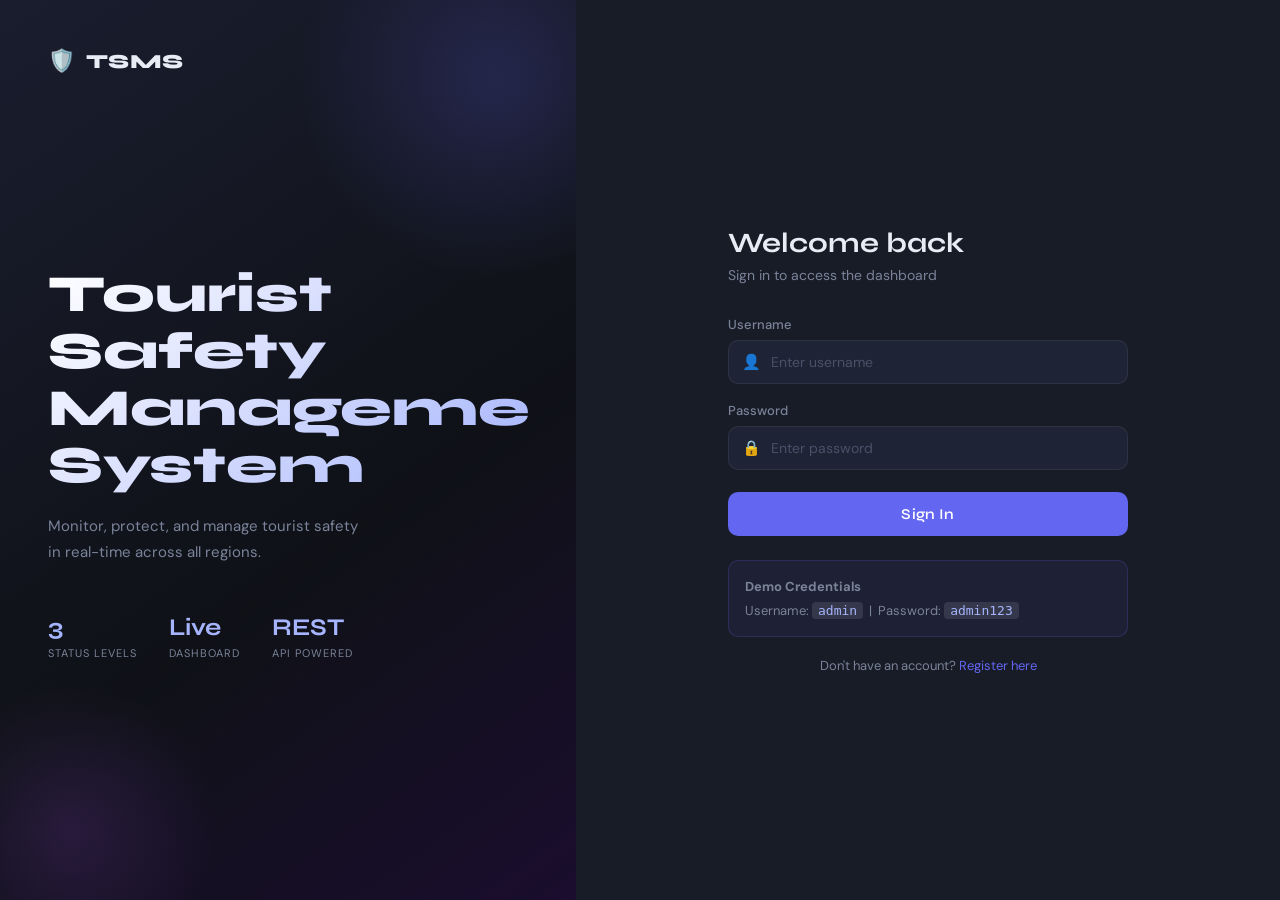
<file: frontend/dashboard.html>
<!DOCTYPE html>
<html lang="en">
<head>
  <meta charset="UTF-8"/>
  <meta name="viewport" content="width=device-width, initial-scale=1.0"/>
  <title>TSMS — Dashboard</title>
  <link href="https://fonts.googleapis.com/css2?family=Syne:wght@400;600;700;800&family=DM+Sans:wght@300;400;500&display=swap" rel="stylesheet"/>
  <link rel="stylesheet" href="css/style.css"/>
</head>
<body class="app-page">

  <!-- ===== SIDEBAR ===== -->
  <aside class="sidebar" id="sidebar">
    <div class="sidebar-brand">
      <span class="brand-icon">🛡️</span>
      <span class="brand-name">TSMS</span>
    </div>

    <nav class="sidebar-nav">
      <a href="#dashboard" class="nav-item active" onclick="showSection('dashboard', this)">
        <span class="nav-icon">📊</span>
        <span>Dashboard</span>
      </a>
      <a href="#tourists" class="nav-item" onclick="showSection('tourists', this)">
        <span class="nav-icon">🧳</span>
        <span>Tourists</span>
      </a>
      <a href="#add" class="nav-item" onclick="showSection('add', this)">
        <span class="nav-icon">➕</span>
        <span>Add Tourist</span>
      </a>
      <a href="#about" class="nav-item" onclick="showSection('about', this)">
        <span class="nav-icon">ℹ️</span>
        <span>About</span>
      </a>
    </nav>

    <div class="sidebar-footer">
      <div class="user-chip">
        <span class="user-avatar">👤</span>
        <span id="loggedUser">admin</span>
      </div>
      <button class="logout-btn" onclick="logout()">Sign Out</button>
    </div>
  </aside>

  <!-- ===== MAIN CONTENT ===== -->
  <main class="main-area">

    <!-- Topbar -->
    <header class="topbar">
      <div class="topbar-left">
        <button class="menu-toggle" onclick="toggleSidebar()">☰</button>
        <h2 class="topbar-title" id="pageTitle">Dashboard</h2>
      </div>
      <div class="topbar-right">
        <span class="live-badge">🟢 Live</span>
        <span class="top-time" id="currentTime"></span>
      </div>
    </header>

    <!-- ===== SECTION: DASHBOARD ===== -->
    <section id="section-dashboard" class="content-section active">
      <div class="section-header">
        <h3>Overview</h3>
        <button class="btn-refresh" onclick="loadAllTourists()">↻ Refresh</button>
      </div>

      <!-- Stats Cards -->
      <div class="stats-grid">
        <div class="stat-card stat-total">
          <div class="stat-top">
            <span class="stat-label">Total Tourists</span>
            <span class="stat-emoji">🧳</span>
          </div>
          <div class="stat-number" id="statTotal">0</div>
          <div class="stat-bar"><div class="stat-bar-fill" style="width:100%;background:#6366f1"></div></div>
        </div>
        <div class="stat-card stat-safe">
          <div class="stat-top">
            <span class="stat-label">Safe</span>
            <span class="stat-emoji">✅</span>
          </div>
          <div class="stat-number" id="statSafe">0</div>
          <div class="stat-bar"><div class="stat-bar-fill safe-bar" id="safeBar"></div></div>
        </div>
        <div class="stat-card stat-danger">
          <div class="stat-top">
            <span class="stat-label">In Danger</span>
            <span class="stat-emoji">⚠️</span>
          </div>
          <div class="stat-number" id="statDanger">0</div>
          <div class="stat-bar"><div class="stat-bar-fill danger-bar" id="dangerBar"></div></div>
        </div>
        <div class="stat-card stat-missing">
          <div class="stat-top">
            <span class="stat-label">Missing</span>
            <span class="stat-emoji">🔍</span>
          </div>
          <div class="stat-number" id="statMissing">0</div>
          <div class="stat-bar"><div class="stat-bar-fill missing-bar" id="missingBar"></div></div>
        </div>
      </div>

      <!-- Recent Activity Table -->
      <div class="card mt-20">
        <div class="card-head">
          <h4>Recent Tourists</h4>
          <button class="btn-sm" onclick="showSection('add', document.querySelector('[href=\'#add\']'))">+ Add New</button>
        </div>
        <div class="table-wrap">
          <table class="data-table" id="dashTable">
            <thead>
              <tr>
                <th>#</th>
                <th>Name</th>
                <th>Location</th>
                <th>Status</th>
                <th>Action</th>
              </tr>
            </thead>
            <tbody id="dashTableBody">
              <tr><td colspan="5" class="empty-row">Loading...</td></tr>
            </tbody>
          </table>
        </div>
      </div>
    </section>

    <!-- ===== SECTION: ALL TOURISTS ===== -->
    <section id="section-tourists" class="content-section">
      <div class="section-header">
        <h3>All Tourists</h3>
        <div class="filter-row">
          <input type="text" id="searchInput" placeholder="🔍 Search by name or location..." class="search-input" oninput="filterTable()"/>
          <select id="filterStatus" class="filter-select" onchange="filterTable()">
            <option value="">All Status</option>
            <option value="Safe">Safe</option>
            <option value="In Danger">In Danger</option>
            <option value="Missing">Missing</option>
          </select>
        </div>
      </div>

      <div class="card">
        <div class="table-wrap">
          <table class="data-table" id="mainTable">
            <thead>
              <tr>
                <th>#</th>
                <th>Name</th>
                <th>Location</th>
                <th>Status</th>
                <th>Actions</th>
              </tr>
            </thead>
            <tbody id="mainTableBody">
              <tr><td colspan="5" class="empty-row">Loading...</td></tr>
            </tbody>
          </table>
        </div>
      </div>
    </section>

    <!-- ===== SECTION: ADD TOURIST ===== -->
    <section id="section-add" class="content-section">
      <div class="section-header">
        <h3 id="formTitle">Add New Tourist</h3>
      </div>

      <div class="form-card">
        <form id="touristForm" onsubmit="submitTouristForm(event)">
          <input type="hidden" id="editId"/>

          <div class="form-grid">
            <div class="field-group">
              <label for="touristName">Tourist Name <span class="req">*</span></label>
              <input type="text" id="touristName" placeholder="e.g. John Smith" required/>
            </div>

            <div class="field-group">
              <label for="touristLocation">Location <span class="req">*</span></label>
              <input type="text" id="touristLocation" placeholder="e.g. Bangalore, India" required/>
            </div>

            <div class="field-group">
              <label for="touristStatus">Safety Status <span class="req">*</span></label>
              <select id="touristStatus" required>
                <option value="">-- Select Status --</option>
                <option value="Safe">✅ Safe</option>
                <option value="In Danger">⚠️ In Danger</option>
                <option value="Missing">🔍 Missing</option>
              </select>
            </div>
          </div>

          <div id="formMsg" class="form-msg hidden"></div>

          <div class="form-actions">
            <button type="submit" class="btn-primary" id="submitBtn">Add Tourist</button>
            <button type="button" class="btn-outline" onclick="resetForm()">Clear</button>
          </div>
        </form>
      </div>
    </section>

    <!-- ===== SECTION: ABOUT ===== -->
    <section id="section-about" class="content-section">
      <div class="section-header">
        <h3>About This Project</h3>
      </div>
      <div class="about-card">
        <div class="about-header">
          <span class="about-icon">🛡️</span>
          <div>
            <h2>Tourist Safety Management System</h2>
            <p>A College Mini Project — Full Stack Web Application</p>
          </div>
        </div>
        <div class="about-grid">
          <div class="about-item"><h5>Frontend</h5><p>HTML5, CSS3, Vanilla JavaScript, Fetch API</p></div>
          <div class="about-item"><h5>Backend</h5><p>Java Spring Boot, REST API, MVC Architecture</p></div>
          <div class="about-item"><h5>Database</h5><p>MySQL — tourist table with CRUD operations</p></div>
          <div class="about-item"><h5>Features</h5><p>Login, Add/Edit/Delete Tourists, Status Tracking</p></div>
        </div>
        <div class="tech-stack">
          <span class="tech-tag">Java 17</span>
          <span class="tech-tag">Spring Boot 3</span>
          <span class="tech-tag">MySQL 8</span>
          <span class="tech-tag">HTML/CSS/JS</span>
          <span class="tech-tag">REST API</span>
          <span class="tech-tag">CORS Enabled</span>
        </div>
      </div>
    </section>

  </main>

  <!-- ===== DELETE MODAL ===== -->
  <div id="deleteModal" class="modal-overlay hidden">
    <div class="modal-box">
      <div class="modal-icon">🗑️</div>
      <h3>Delete Tourist?</h3>
      <p>This action cannot be undone. The tourist record will be permanently removed.</p>
      <div class="modal-actions">
        <button class="btn-danger" id="confirmDeleteBtn">Yes, Delete</button>
        <button class="btn-outline" onclick="closeModal()">Cancel</button>
      </div>
    </div>
  </div>

  <!-- ===== EDIT MODAL ===== -->
  <div id="editModal" class="modal-overlay hidden">
    <div class="modal-box">
      <h3>✏️ Update Tourist Status</h3>
      <p id="editTouristName" style="margin-bottom:16px;color:#64748b;font-size:14px;"></p>
      <div class="field-group">
        <label>New Status</label>
        <select id="editStatus">
          <option value="Safe">✅ Safe</option>
          <option value="In Danger">⚠️ In Danger</option>
          <option value="Missing">🔍 Missing</option>
        </select>
      </div>
      <div class="modal-actions" style="margin-top:20px;">
        <button class="btn-primary" onclick="confirmUpdate()">Update</button>
        <button class="btn-outline" onclick="closeEditModal()">Cancel</button>
      </div>
    </div>
  </div>

  <!-- Toast notification -->
  <div id="toast" class="toast hidden"></div>

  <script src="js/api.js"></script>
  <script src="js/dashboard.js"></script>
</body>
</html>
</file>
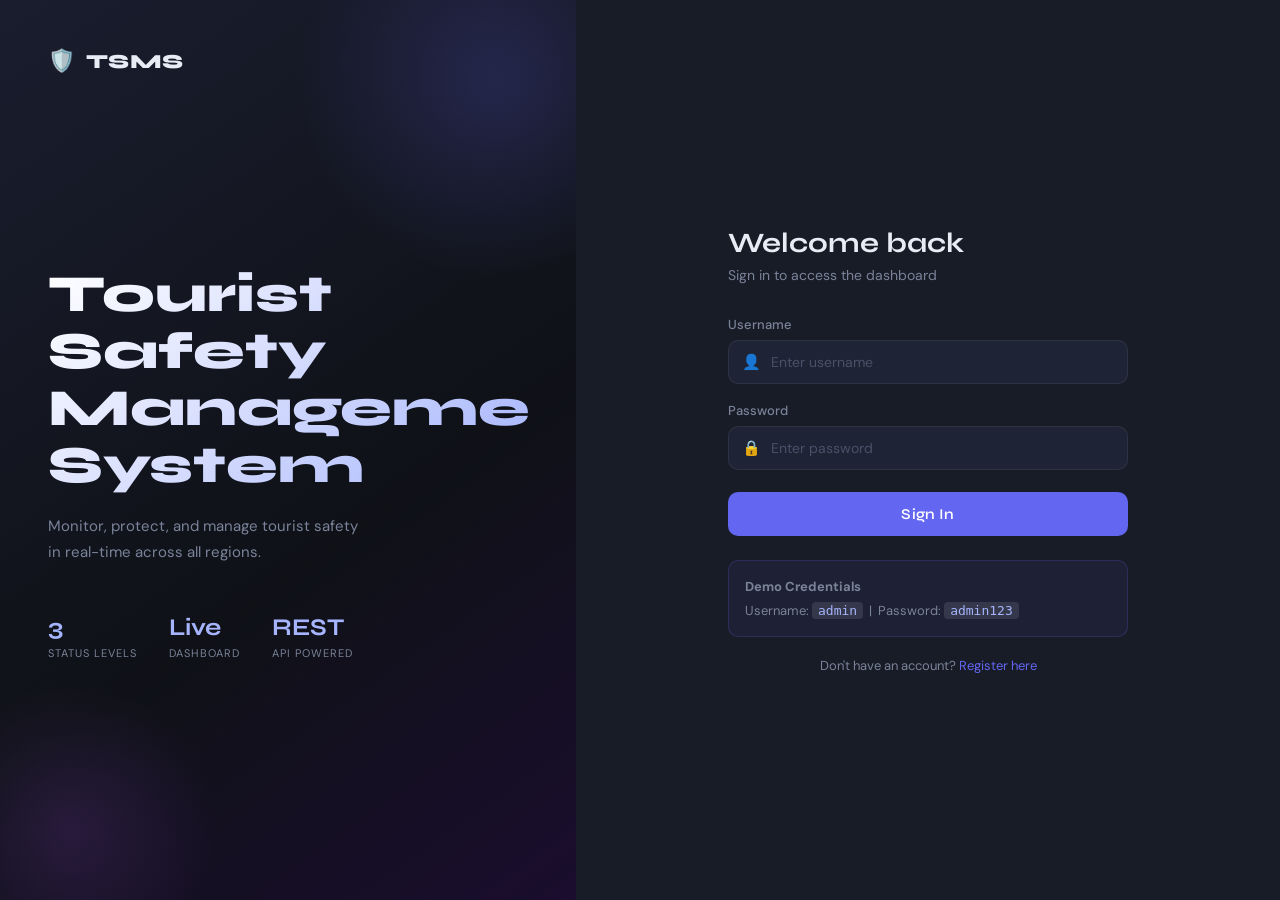
<file: frontend/login.html>
<!DOCTYPE html>
<html lang="en">
<head>
  <meta charset="UTF-8" />
  <meta name="viewport" content="width=device-width, initial-scale=1.0"/>
  <title>TSMS — Login</title>
  <link href="https://fonts.googleapis.com/css2?family=Syne:wght@400;600;700;800&family=DM+Sans:wght@300;400;500&display=swap" rel="stylesheet"/>
  <link rel="stylesheet" href="css/style.css"/>
</head>
<body class="auth-page">

  <div class="auth-split">
    <!-- Left panel -->
    <div class="auth-panel auth-left">
      <div class="auth-brand">
        <span class="brand-icon">🛡️</span>
        <span class="brand-name">TSMS</span>
      </div>
      <div class="auth-hero">
        <h1>Tourist Safety<br/>Management<br/>System</h1>
        <p>Monitor, protect, and manage tourist safety in real-time across all regions.</p>
        <div class="hero-stats">
          <div class="hero-stat"><span class="hs-num">3</span><span class="hs-label">Status Levels</span></div>
          <div class="hero-stat"><span class="hs-num">Live</span><span class="hs-label">Dashboard</span></div>
          <div class="hero-stat"><span class="hs-num">REST</span><span class="hs-label">API Powered</span></div>
        </div>
      </div>
    </div>

    <!-- Right panel -->
    <div class="auth-panel auth-right">
      <div class="auth-form-wrap">
        <div class="form-header">
          <h2>Welcome back</h2>
          <p>Sign in to access the dashboard</p>
        </div>

        <div id="loginError" class="error-banner hidden">
          ⚠️ Invalid username or password.
        </div>

        <form id="loginForm" class="auth-form" onsubmit="handleLogin(event)">
          <div class="field-group">
            <label for="username">Username</label>
            <div class="input-wrap">
              <span class="input-icon">👤</span>
              <input type="text" id="username" placeholder="Enter username" autocomplete="username" required/>
            </div>
          </div>

          <div class="field-group">
            <label for="password">Password</label>
            <div class="input-wrap">
              <span class="input-icon">🔒</span>
              <input type="password" id="password" placeholder="Enter password" autocomplete="current-password" required/>
            </div>
          </div>

          <button type="submit" class="btn-primary" id="loginBtn">
            <span id="btnText">Sign In</span>
            <span id="btnLoader" class="hidden">...</span>
          </button>
        </form>

        <div class="hint-box">
          <p><strong>Demo Credentials</strong></p>
          <p>Username: <code>admin</code> &nbsp;|&nbsp; Password: <code>admin123</code></p>
        </div>

        <p class="switch-link">Don't have an account? <a href="register.html">Register here</a></p>
      </div>
    </div>
  </div>

  <script src="js/auth.js"></script>
</body>
</html>
</file>
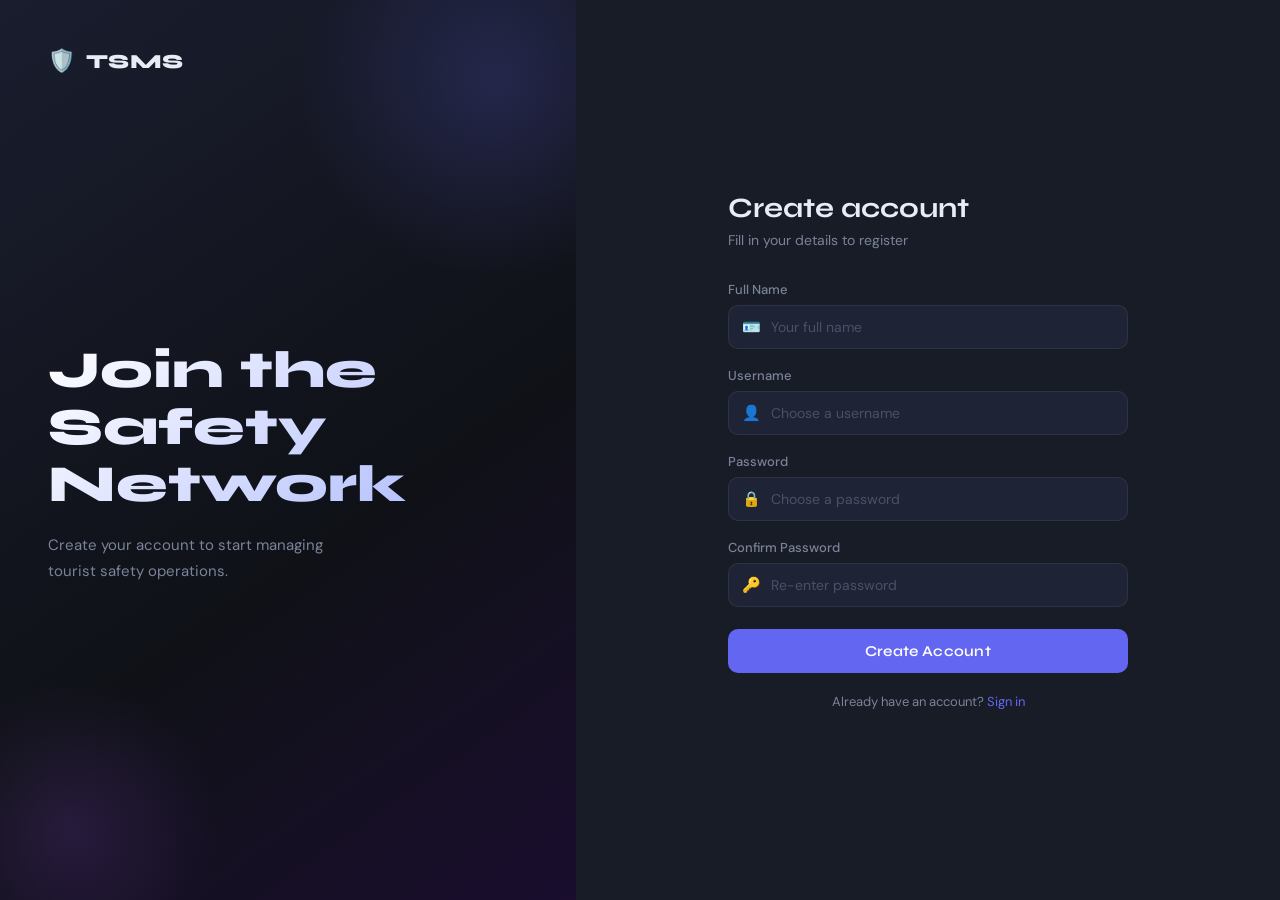
<file: frontend/register.html>
<!DOCTYPE html>
<html lang="en">
<head>
  <meta charset="UTF-8"/>
  <meta name="viewport" content="width=device-width, initial-scale=1.0"/>
  <title>TSMS — Register</title>
  <link href="https://fonts.googleapis.com/css2?family=Syne:wght@400;600;700;800&family=DM+Sans:wght@300;400;500&display=swap" rel="stylesheet"/>
  <link rel="stylesheet" href="css/style.css"/>
</head>
<body class="auth-page">

  <div class="auth-split">
    <div class="auth-panel auth-left">
      <div class="auth-brand">
        <span class="brand-icon">🛡️</span>
        <span class="brand-name">TSMS</span>
      </div>
      <div class="auth-hero">
        <h1>Join the<br/>Safety<br/>Network</h1>
        <p>Create your account to start managing tourist safety operations.</p>
      </div>
    </div>

    <div class="auth-panel auth-right">
      <div class="auth-form-wrap">
        <div class="form-header">
          <h2>Create account</h2>
          <p>Fill in your details to register</p>
        </div>

        <div id="regSuccess" class="success-banner hidden">✅ Account created! Redirecting to login...</div>
        <div id="regError" class="error-banner hidden">⚠️ Registration failed. Try again.</div>

        <form id="registerForm" class="auth-form" onsubmit="handleRegister(event)">
          <div class="field-group">
            <label for="fullName">Full Name</label>
            <div class="input-wrap">
              <span class="input-icon">🪪</span>
              <input type="text" id="fullName" placeholder="Your full name" required/>
            </div>
          </div>

          <div class="field-group">
            <label for="regUsername">Username</label>
            <div class="input-wrap">
              <span class="input-icon">👤</span>
              <input type="text" id="regUsername" placeholder="Choose a username" required/>
            </div>
          </div>

          <div class="field-group">
            <label for="regPassword">Password</label>
            <div class="input-wrap">
              <span class="input-icon">🔒</span>
              <input type="password" id="regPassword" placeholder="Choose a password" required/>
            </div>
          </div>

          <div class="field-group">
            <label for="confirmPassword">Confirm Password</label>
            <div class="input-wrap">
              <span class="input-icon">🔑</span>
              <input type="password" id="confirmPassword" placeholder="Re-enter password" required/>
            </div>
          </div>

          <button type="submit" class="btn-primary">Create Account</button>
        </form>

        <p class="switch-link">Already have an account? <a href="login.html">Sign in</a></p>
      </div>
    </div>
  </div>

  <script src="js/auth.js"></script>
</body>
</html>
</file>
<file: frontend/css/style.css>
/* ================================================================
   TSMS — Tourist Safety Management System
   Complete Stylesheet  |  Syne + DM Sans
================================================================ */

/* ---------- CSS Variables ---------- */
:root {
  --bg: #0f1117;
  --surface: #181c27;
  --surface2: #1e2435;
  --border: rgba(255,255,255,0.07);
  --text: #e8ecf4;
  --text-muted: #7a8399;
  --accent: #6366f1;
  --accent-hover: #4f52d4;
  --safe: #22c55e;
  --danger: #f97316;
  --missing: #a855f7;
  --safe-bg: rgba(34,197,94,0.1);
  --danger-bg: rgba(249,115,22,0.1);
  --missing-bg: rgba(168,85,247,0.1);
  --radius: 14px;
  --sidebar-w: 240px;
  --transition: 0.2s ease;
}

/* ---------- Reset ---------- */
*, *::before, *::after { box-sizing: border-box; margin: 0; padding: 0; }
html { font-size: 15px; scroll-behavior: smooth; }
body {
  font-family: 'DM Sans', sans-serif;
  background: var(--bg);
  color: var(--text);
  min-height: 100vh;
  -webkit-font-smoothing: antialiased;
}
a { text-decoration: none; color: inherit; }
button { font-family: inherit; cursor: pointer; border: none; outline: none; }
input, select, textarea { font-family: inherit; }

/* ================================================================
   AUTH PAGES (Login / Register)
================================================================ */
.auth-page { display: flex; height: 100vh; overflow: hidden; }

.auth-split { display: flex; width: 100%; height: 100%; }

/* Left panel */
.auth-left {
  width: 45%;
  background: linear-gradient(145deg, #1a1d2e 0%, #0f1117 60%, #1a0d2e 100%);
  display: flex;
  flex-direction: column;
  padding: 48px;
  position: relative;
  overflow: hidden;
}
.auth-left::before {
  content: '';
  position: absolute;
  top: -120px; right: -120px;
  width: 400px; height: 400px;
  background: radial-gradient(circle, rgba(99,102,241,0.2) 0%, transparent 70%);
  border-radius: 50%;
}
.auth-left::after {
  content: '';
  position: absolute;
  bottom: -80px; left: -80px;
  width: 300px; height: 300px;
  background: radial-gradient(circle, rgba(168,85,247,0.15) 0%, transparent 70%);
  border-radius: 50%;
}

.auth-brand {
  display: flex; align-items: center; gap: 10px;
  font-family: 'Syne', sans-serif; font-weight: 800;
  font-size: 20px; letter-spacing: 0.5px;
  position: relative; z-index: 1;
}
.brand-icon { font-size: 22px; }

.auth-hero {
  flex: 1; display: flex; flex-direction: column; justify-content: center;
  position: relative; z-index: 1;
}
.auth-hero h1 {
  font-family: 'Syne', sans-serif;
  font-size: 52px; font-weight: 800;
  line-height: 1.1;
  background: linear-gradient(135deg, #fff 0%, #a5b4fc 100%);
  -webkit-background-clip: text;
  -webkit-text-fill-color: transparent;
  background-clip: text;
  margin-bottom: 20px;
}
.auth-hero p { font-size: 15px; color: var(--text-muted); line-height: 1.7; max-width: 320px; }

.hero-stats { display: flex; gap: 32px; margin-top: 48px; }
.hero-stat { display: flex; flex-direction: column; gap: 4px; }
.hs-num { font-family: 'Syne', sans-serif; font-weight: 700; font-size: 24px; color: #a5b4fc; }
.hs-label { font-size: 11px; color: var(--text-muted); text-transform: uppercase; letter-spacing: 1px; }

/* Right panel */
.auth-right {
  flex: 1;
  background: var(--surface);
  display: flex;
  align-items: center;
  justify-content: center;
  padding: 48px;
  overflow-y: auto;
}

.auth-form-wrap {
  width: 100%;
  max-width: 400px;
}

.form-header { margin-bottom: 32px; }
.form-header h2 {
  font-family: 'Syne', sans-serif;
  font-size: 28px; font-weight: 700; margin-bottom: 6px;
}
.form-header p { color: var(--text-muted); font-size: 14px; }

.auth-form { display: flex; flex-direction: column; gap: 18px; }

.field-group { display: flex; flex-direction: column; gap: 7px; }
.field-group label { font-size: 13px; font-weight: 500; color: var(--text-muted); }
.req { color: var(--danger); }

.input-wrap { position: relative; }
.input-icon {
  position: absolute; left: 14px; top: 50%; transform: translateY(-50%);
  font-size: 15px; pointer-events: none;
}
.input-wrap input,
.field-group input,
.field-group select {
  width: 100%;
  padding: 12px 14px 12px 42px;
  background: var(--surface2);
  border: 1.5px solid var(--border);
  border-radius: 10px;
  color: var(--text);
  font-size: 14px;
  transition: border-color var(--transition), box-shadow var(--transition);
}
.field-group select,
.field-group input:not(.input-wrap input) {
  padding: 12px 14px;
}
.input-wrap input:focus,
.field-group input:focus,
.field-group select:focus {
  outline: none;
  border-color: var(--accent);
  box-shadow: 0 0 0 3px rgba(99,102,241,0.15);
}
.input-wrap input::placeholder,
.field-group input::placeholder { color: #4a5068; }
select option { background: var(--surface2); color: var(--text); }

.btn-primary {
  width: 100%;
  padding: 13px;
  background: var(--accent);
  color: #fff;
  border-radius: 10px;
  font-family: 'Syne', sans-serif;
  font-size: 15px; font-weight: 600;
  letter-spacing: 0.3px;
  transition: background var(--transition), transform var(--transition), box-shadow var(--transition);
  margin-top: 4px;
}
.btn-primary:hover {
  background: var(--accent-hover);
  transform: translateY(-1px);
  box-shadow: 0 8px 24px rgba(99,102,241,0.35);
}
.btn-primary:active { transform: translateY(0); }

.btn-outline {
  padding: 10px 20px;
  background: transparent;
  border: 1.5px solid var(--border);
  color: var(--text-muted);
  border-radius: 10px;
  font-size: 13px;
  transition: all var(--transition);
}
.btn-outline:hover { border-color: var(--accent); color: var(--text); }

.btn-danger {
  padding: 10px 20px;
  background: #ef4444;
  color: #fff;
  border-radius: 10px;
  font-size: 13px;
  transition: all var(--transition);
}
.btn-danger:hover { background: #dc2626; }

.hint-box {
  margin-top: 24px;
  padding: 14px 16px;
  background: rgba(99,102,241,0.08);
  border: 1px solid rgba(99,102,241,0.2);
  border-radius: 10px;
  font-size: 13px;
  color: var(--text-muted);
  line-height: 1.8;
}
.hint-box code { background: rgba(255,255,255,0.1); padding: 1px 6px; border-radius: 4px; color: #a5b4fc; }

.switch-link { text-align: center; margin-top: 20px; font-size: 13px; color: var(--text-muted); }
.switch-link a { color: var(--accent); }
.switch-link a:hover { text-decoration: underline; }

.error-banner {
  background: rgba(239,68,68,0.1);
  border: 1px solid rgba(239,68,68,0.3);
  color: #f87171;
  padding: 12px 14px;
  border-radius: 10px;
  font-size: 13px;
  margin-bottom: 16px;
}
.success-banner {
  background: rgba(34,197,94,0.1);
  border: 1px solid rgba(34,197,94,0.3);
  color: #4ade80;
  padding: 12px 14px;
  border-radius: 10px;
  font-size: 13px;
  margin-bottom: 16px;
}

/* ================================================================
   APP LAYOUT (Dashboard)
================================================================ */
.app-page { display: flex; height: 100vh; overflow: hidden; }

/* ---------- Sidebar ---------- */
.sidebar {
  width: var(--sidebar-w);
  background: var(--surface);
  border-right: 1px solid var(--border);
  display: flex;
  flex-direction: column;
  position: fixed;
  left: 0; top: 0; bottom: 0;
  z-index: 200;
  transition: transform var(--transition);
}

.sidebar-brand {
  display: flex; align-items: center; gap: 10px;
  padding: 24px 20px;
  font-family: 'Syne', sans-serif; font-weight: 800;
  font-size: 18px; letter-spacing: 0.5px;
  border-bottom: 1px solid var(--border);
}

.sidebar-nav { flex: 1; padding: 16px 12px; display: flex; flex-direction: column; gap: 4px; }

.nav-item {
  display: flex; align-items: center; gap: 12px;
  padding: 11px 14px;
  border-radius: 10px;
  font-size: 14px; font-weight: 500;
  color: var(--text-muted);
  transition: all var(--transition);
  cursor: pointer;
}
.nav-item:hover { background: var(--surface2); color: var(--text); }
.nav-item.active { background: rgba(99,102,241,0.15); color: #a5b4fc; }
.nav-icon { font-size: 16px; width: 20px; text-align: center; }

.sidebar-footer {
  padding: 16px;
  border-top: 1px solid var(--border);
  display: flex;
  flex-direction: column;
  gap: 10px;
}
.user-chip {
  display: flex; align-items: center; gap: 10px;
  font-size: 13px; color: var(--text-muted);
}
.user-avatar { font-size: 18px; }
.logout-btn {
  padding: 9px;
  background: rgba(239,68,68,0.1);
  color: #f87171;
  border: 1px solid rgba(239,68,68,0.2);
  border-radius: 8px;
  font-size: 13px;
  font-weight: 500;
  transition: all var(--transition);
}
.logout-btn:hover { background: rgba(239,68,68,0.2); }

/* ---------- Main Area ---------- */
.main-area {
  margin-left: var(--sidebar-w);
  flex: 1;
  display: flex;
  flex-direction: column;
  overflow: hidden;
}

/* ---------- Topbar ---------- */
.topbar {
  background: var(--surface);
  border-bottom: 1px solid var(--border);
  padding: 16px 28px;
  display: flex;
  justify-content: space-between;
  align-items: center;
  flex-shrink: 0;
}
.topbar-left { display: flex; align-items: center; gap: 14px; }
.topbar-title {
  font-family: 'Syne', sans-serif;
  font-size: 18px; font-weight: 700;
}
.menu-toggle {
  background: none;
  color: var(--text-muted);
  font-size: 20px;
  display: none;
  padding: 4px 8px;
}
.topbar-right { display: flex; align-items: center; gap: 16px; }
.live-badge {
  font-size: 12px;
  padding: 4px 10px;
  background: rgba(34,197,94,0.1);
  border: 1px solid rgba(34,197,94,0.2);
  color: var(--safe);
  border-radius: 20px;
}
.top-time { font-size: 13px; color: var(--text-muted); }

/* ---------- Content Sections ---------- */
.content-section {
  display: none;
  flex: 1;
  overflow-y: auto;
  padding: 28px;
}
.content-section.active { display: block; }

.section-header {
  display: flex;
  justify-content: space-between;
  align-items: center;
  margin-bottom: 24px;
  flex-wrap: wrap;
  gap: 12px;
}
.section-header h3 {
  font-family: 'Syne', sans-serif;
  font-size: 20px; font-weight: 700;
}
.filter-row { display: flex; gap: 10px; align-items: center; flex-wrap: wrap; }

.btn-refresh, .btn-sm {
  padding: 8px 14px;
  background: var(--surface2);
  border: 1px solid var(--border);
  color: var(--text-muted);
  border-radius: 8px;
  font-size: 13px;
  transition: all var(--transition);
}
.btn-refresh:hover, .btn-sm:hover { border-color: var(--accent); color: var(--text); }

/* ---------- Stats Grid ---------- */
.stats-grid {
  display: grid;
  grid-template-columns: repeat(4, 1fr);
  gap: 16px;
  margin-bottom: 24px;
}
.stat-card {
  background: var(--surface);
  border: 1px solid var(--border);
  border-radius: var(--radius);
  padding: 20px;
  transition: transform var(--transition), box-shadow var(--transition);
}
.stat-card:hover { transform: translateY(-2px); box-shadow: 0 8px 24px rgba(0,0,0,0.3); }
.stat-top { display: flex; justify-content: space-between; align-items: center; margin-bottom: 12px; }
.stat-label { font-size: 12px; color: var(--text-muted); text-transform: uppercase; letter-spacing: 0.8px; }
.stat-emoji { font-size: 20px; }
.stat-number {
  font-family: 'Syne', sans-serif;
  font-size: 36px; font-weight: 800;
  margin-bottom: 14px;
}
.stat-total .stat-number { color: #a5b4fc; }
.stat-safe .stat-number { color: var(--safe); }
.stat-danger .stat-number { color: var(--danger); }
.stat-missing .stat-number { color: var(--missing); }

.stat-bar { height: 4px; background: var(--surface2); border-radius: 4px; overflow: hidden; }
.stat-bar-fill { height: 100%; border-radius: 4px; transition: width 0.6s ease; }
.safe-bar { background: var(--safe); }
.danger-bar { background: var(--danger); }
.missing-bar { background: var(--missing); }

/* ---------- Cards ---------- */
.card {
  background: var(--surface);
  border: 1px solid var(--border);
  border-radius: var(--radius);
  overflow: hidden;
}
.card-head {
  padding: 16px 20px;
  border-bottom: 1px solid var(--border);
  display: flex;
  justify-content: space-between;
  align-items: center;
}
.card-head h4 { font-family: 'Syne', sans-serif; font-size: 15px; font-weight: 600; }
.mt-20 { margin-top: 20px; }

/* ---------- Table ---------- */
.table-wrap { overflow-x: auto; }
.data-table { width: 100%; border-collapse: collapse; font-size: 13px; }
.data-table thead th {
  padding: 12px 16px;
  background: var(--surface2);
  color: var(--text-muted);
  text-align: left;
  font-size: 11px;
  font-weight: 600;
  text-transform: uppercase;
  letter-spacing: 0.8px;
  white-space: nowrap;
}
.data-table tbody td {
  padding: 13px 16px;
  border-bottom: 1px solid var(--border);
  color: var(--text);
  vertical-align: middle;
}
.data-table tbody tr:hover td { background: rgba(255,255,255,0.02); }
.data-table tbody tr:last-child td { border-bottom: none; }
.empty-row { text-align: center; color: var(--text-muted); padding: 40px 16px !important; }

/* ---------- Status Badges ---------- */
.badge {
  display: inline-flex; align-items: center; gap: 5px;
  padding: 4px 10px;
  border-radius: 20px;
  font-size: 12px;
  font-weight: 500;
  white-space: nowrap;
}
.badge-safe { background: var(--safe-bg); color: var(--safe); border: 1px solid rgba(34,197,94,0.2); }
.badge-danger { background: var(--danger-bg); color: var(--danger); border: 1px solid rgba(249,115,22,0.2); }
.badge-missing { background: var(--missing-bg); color: var(--missing); border: 1px solid rgba(168,85,247,0.2); }

/* ---------- Table Action Buttons ---------- */
.action-btns { display: flex; gap: 6px; }
.act-btn {
  padding: 5px 10px;
  border-radius: 6px;
  font-size: 12px;
  font-weight: 500;
  transition: all var(--transition);
}
.act-edit { background: rgba(99,102,241,0.1); color: #a5b4fc; border: 1px solid rgba(99,102,241,0.2); }
.act-edit:hover { background: rgba(99,102,241,0.2); }
.act-delete { background: rgba(239,68,68,0.1); color: #f87171; border: 1px solid rgba(239,68,68,0.2); }
.act-delete:hover { background: rgba(239,68,68,0.2); }

/* ---------- Search / Filter ---------- */
.search-input {
  padding: 9px 14px;
  background: var(--surface);
  border: 1.5px solid var(--border);
  border-radius: 10px;
  color: var(--text);
  font-size: 13px;
  width: 260px;
  transition: border-color var(--transition);
}
.search-input:focus { outline: none; border-color: var(--accent); }
.search-input::placeholder { color: #4a5068; }
.filter-select {
  padding: 9px 14px;
  background: var(--surface);
  border: 1.5px solid var(--border);
  border-radius: 10px;
  color: var(--text);
  font-size: 13px;
}
.filter-select:focus { outline: none; border-color: var(--accent); }
.filter-select option { background: var(--surface); }

/* ---------- Add Tourist Form ---------- */
.form-card {
  background: var(--surface);
  border: 1px solid var(--border);
  border-radius: var(--radius);
  padding: 28px;
  max-width: 640px;
}
.form-grid {
  display: grid;
  grid-template-columns: 1fr 1fr;
  gap: 18px;
  margin-bottom: 20px;
}
.form-grid .field-group:last-child { grid-column: 1 / -1; }
.form-actions { display: flex; gap: 12px; align-items: center; }
.form-actions .btn-primary { width: auto; padding: 11px 24px; font-size: 14px; }
.form-msg {
  padding: 11px 14px;
  border-radius: 8px;
  font-size: 13px;
  margin-bottom: 14px;
}
.form-msg.success { background: var(--safe-bg); color: var(--safe); border: 1px solid rgba(34,197,94,0.2); }
.form-msg.error { background: rgba(239,68,68,0.1); color: #f87171; border: 1px solid rgba(239,68,68,0.2); }

/* ---------- About Section ---------- */
.about-card {
  background: var(--surface);
  border: 1px solid var(--border);
  border-radius: var(--radius);
  padding: 32px;
  max-width: 720px;
}
.about-header {
  display: flex; align-items: center; gap: 20px;
  margin-bottom: 28px;
  padding-bottom: 24px;
  border-bottom: 1px solid var(--border);
}
.about-icon { font-size: 48px; }
.about-header h2 { font-family: 'Syne', sans-serif; font-size: 22px; font-weight: 700; }
.about-header p { color: var(--text-muted); font-size: 14px; margin-top: 4px; }
.about-grid {
  display: grid; grid-template-columns: 1fr 1fr; gap: 16px; margin-bottom: 24px;
}
.about-item {
  background: var(--surface2);
  border-radius: 10px;
  padding: 16px;
}
.about-item h5 { font-size: 13px; font-weight: 600; color: #a5b4fc; margin-bottom: 6px; }
.about-item p { font-size: 13px; color: var(--text-muted); line-height: 1.6; }
.tech-stack { display: flex; flex-wrap: wrap; gap: 8px; }
.tech-tag {
  padding: 5px 12px;
  background: rgba(99,102,241,0.1);
  border: 1px solid rgba(99,102,241,0.2);
  color: #a5b4fc;
  border-radius: 20px;
  font-size: 12px;
}

/* ---------- Modals ---------- */
.modal-overlay {
  position: fixed; inset: 0; z-index: 1000;
  background: rgba(0,0,0,0.7);
  backdrop-filter: blur(4px);
  display: flex; align-items: center; justify-content: center;
  animation: fadeIn 0.2s ease;
}
.modal-box {
  background: var(--surface);
  border: 1px solid var(--border);
  border-radius: 16px;
  padding: 32px;
  max-width: 400px; width: 90%;
  animation: slideUp 0.25s ease;
}
.modal-icon { font-size: 40px; margin-bottom: 12px; }
.modal-box h3 { font-family: 'Syne', sans-serif; font-size: 20px; font-weight: 700; margin-bottom: 8px; }
.modal-box p { font-size: 14px; color: var(--text-muted); line-height: 1.6; }
.modal-actions { display: flex; gap: 10px; margin-top: 20px; }
.modal-actions .btn-danger,
.modal-actions .btn-primary { flex: 1; text-align: center; padding: 11px; border-radius: 10px; font-size: 14px; }
.modal-actions .btn-outline { flex: 1; padding: 11px; text-align: center; border-radius: 10px; font-size: 14px; }

/* ---------- Toast ---------- */
.toast {
  position: fixed; bottom: 28px; right: 28px; z-index: 2000;
  padding: 14px 20px;
  border-radius: 12px;
  font-size: 14px;
  font-weight: 500;
  animation: slideInRight 0.3s ease;
  box-shadow: 0 8px 32px rgba(0,0,0,0.4);
  max-width: 320px;
}
.toast.toast-success { background: rgba(34,197,94,0.15); border: 1px solid rgba(34,197,94,0.3); color: #4ade80; }
.toast.toast-error { background: rgba(239,68,68,0.15); border: 1px solid rgba(239,68,68,0.3); color: #f87171; }

/* ---------- Utility ---------- */
.hidden { display: none !important; }

/* ---------- Animations ---------- */
@keyframes fadeIn { from { opacity: 0; } to { opacity: 1; } }
@keyframes slideUp { from { opacity: 0; transform: translateY(20px); } to { opacity: 1; transform: translateY(0); } }
@keyframes slideInRight { from { opacity: 0; transform: translateX(30px); } to { opacity: 1; transform: translateX(0); } }

/* ---------- Scrollbar ---------- */
::-webkit-scrollbar { width: 5px; height: 5px; }
::-webkit-scrollbar-track { background: transparent; }
::-webkit-scrollbar-thumb { background: var(--surface2); border-radius: 10px; }

/* ---------- Responsive ---------- */
@media (max-width: 1100px) {
  .stats-grid { grid-template-columns: repeat(2, 1fr); }
}
@media (max-width: 820px) {
  .auth-left { display: none; }
  .auth-right { width: 100%; }
  .sidebar { transform: translateX(-100%); }
  .sidebar.open { transform: translateX(0); }
  .main-area { margin-left: 0; }
  .menu-toggle { display: block; }
  .form-grid { grid-template-columns: 1fr; }
  .form-grid .field-group:last-child { grid-column: auto; }
}
@media (max-width: 520px) {
  .stats-grid { grid-template-columns: 1fr 1fr; }
  .content-section { padding: 16px; }
}
</file>
